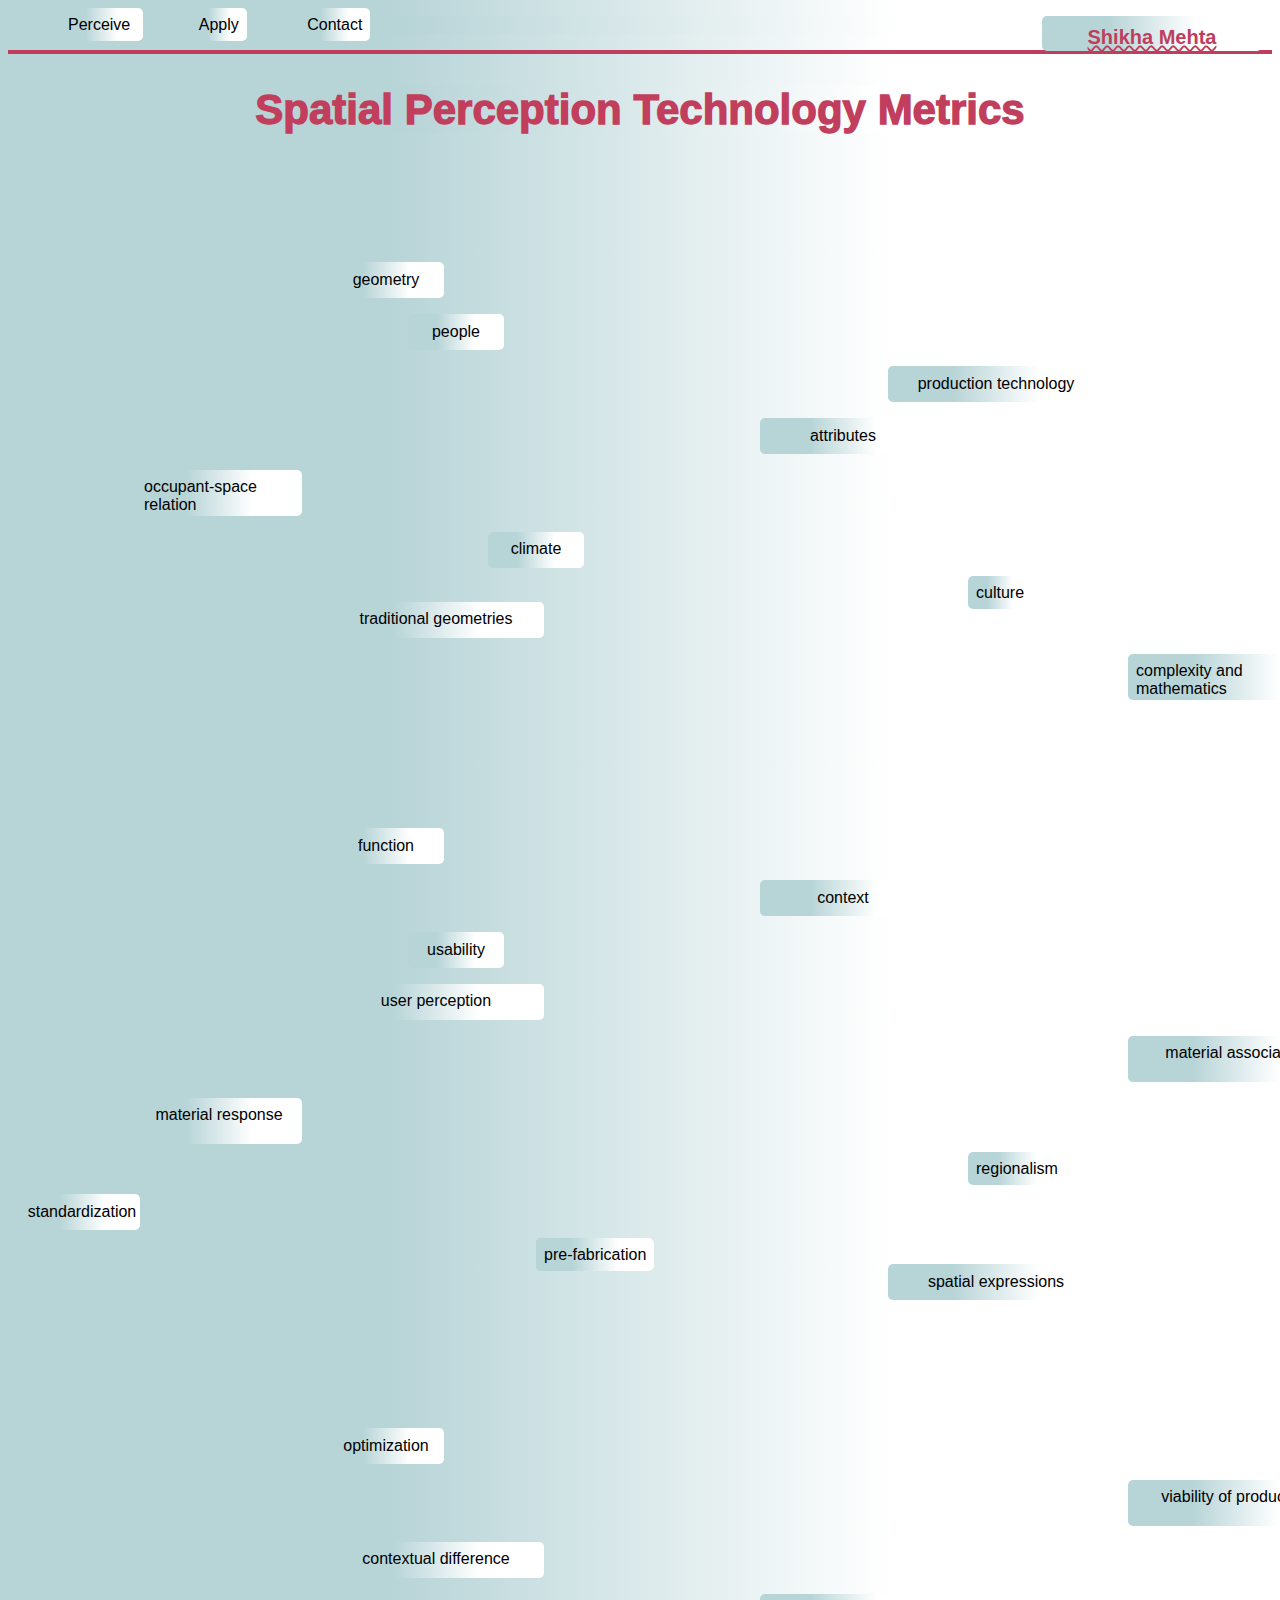
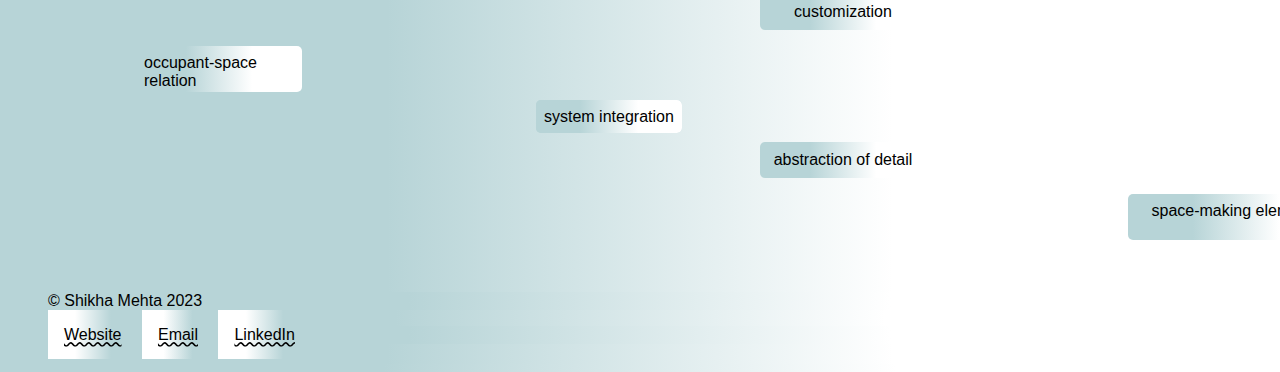
<file: index.html>
<!DOCTYPE html>
<html lang="en">
<head>
    <meta charset="utf-8">
    <title>Landing Page</title>
    <meta name="description" content="Spatial Perception Technology Metrics">
    <meta name="keywords" content="HTML,CSS,webpage">
    <meta name="author" content="Shikha Mehta"> 


        <link rel="stylesheet"
type="text/css" href="indexcss.css">
</head>  
    <body>
   <div class="NavBar">
        <p>             
            <a class="PerceivePage" href="PerceivePage.html">Perceive </a>
            <a class="ApplyPage" href="Apply%20Page.html">Apply</a>
            <a class="ContactPage" href="Contact%20Page.html">Contact</a>
            <a class="ShikhaMehta" href="LandingPage.html">Shikha Mehta</a>
        </p>
        </div>
    <div class="Main"> 
     <h1>Spatial Perception Technology Metrics</h1>
        </div>
           
    <a class="geometry">geometry</a>
    <a class="people">people</a>
    <a class="productiontechnology">production technology</a>
    <a class="spatial attributes">attributes</a>
    <a class="occupantspacerelation">occupant-space relation</a>
    <a class="climate">climate</a>
    <a class="culture">culture</a>
    <a class="traditionalgeometries">traditional geometries</a>
    <a class="complexityandmathematics">complexity and mathematics</a>
    <a class="function">function</a>
    <a class="context">context</a>
    <a class="usability">usability</a>
    <a class="userperception">user perception</a>
    <a class="materialassociation">material association</a>
    <a class="materialresponse">material response</a>
    <a class="regionalism">regionalism</a>
    <a class="standardization">standardization</a>
    <a class="prefabrication">pre-fabrication</a>
    <a class="spatialexpressions">spatial expressions</a>
    <a class="optimization">optimization</a>
    <a class="viability">viability of production</a>
    <a class="contextualdifference">contextual difference</a>
    <a class="customization">customization</a>
    <a class="occupantspacerelation">occupant-space relation</a>
    <a class="systemintegration">system integration</a>
    <a class="abstraction">abstraction of detail</a>
    <a class="spacemakingelement">space-making elements</a>
        
   <footer>
    <div class="footer-content">
        <p>&copy; Shikha Mehta 2023</p>
        <div class="ContactIntro"> 
            <a href="https://shikhamehta.myportfolio.com/" target="_blank" class="portfolio-link">Website</a>
            <a href="mailto:smehta21@pratt.edu" class="email-link">Email</a>
            <a href="https://www.linkedin.com/in/shikha-mehta-uxdesigner" target="_blank" class="linkedin-link">LinkedIn</a>
        </div>
    </div>
</footer>
          </body>
</file>
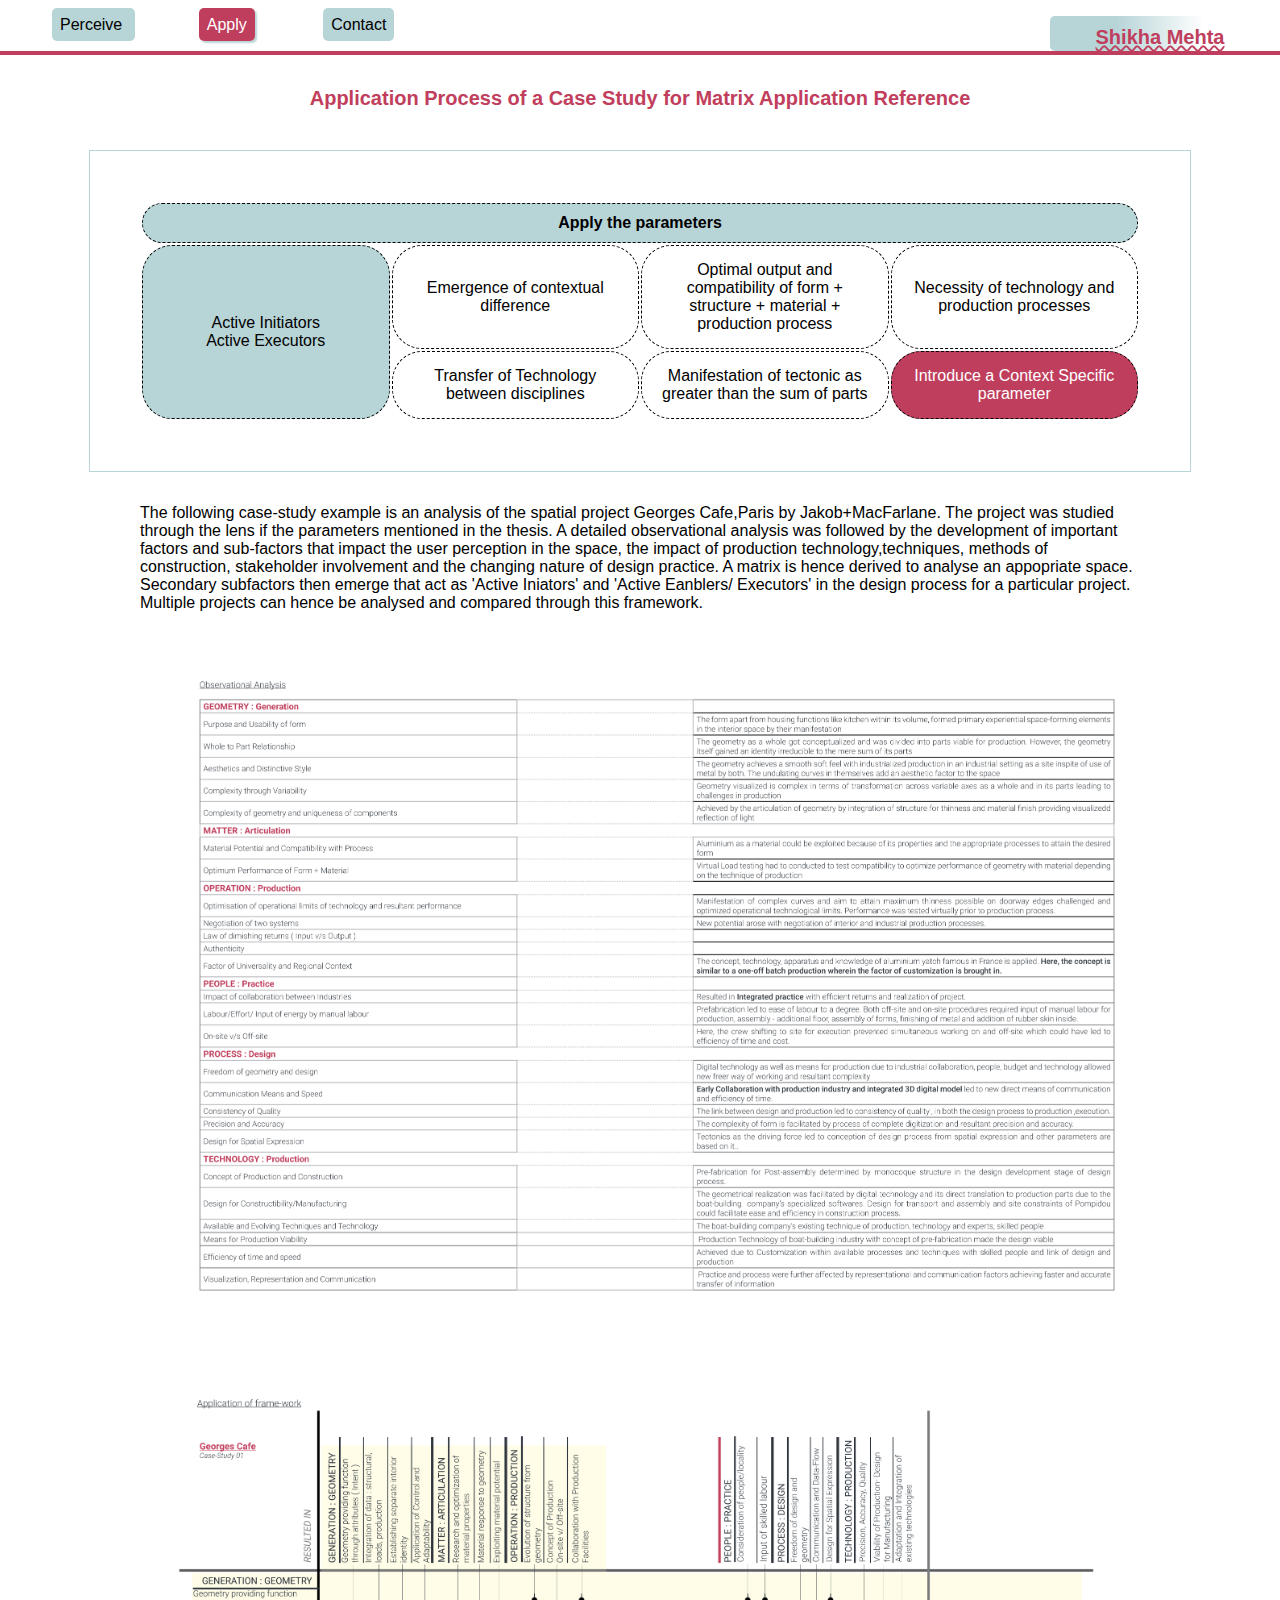
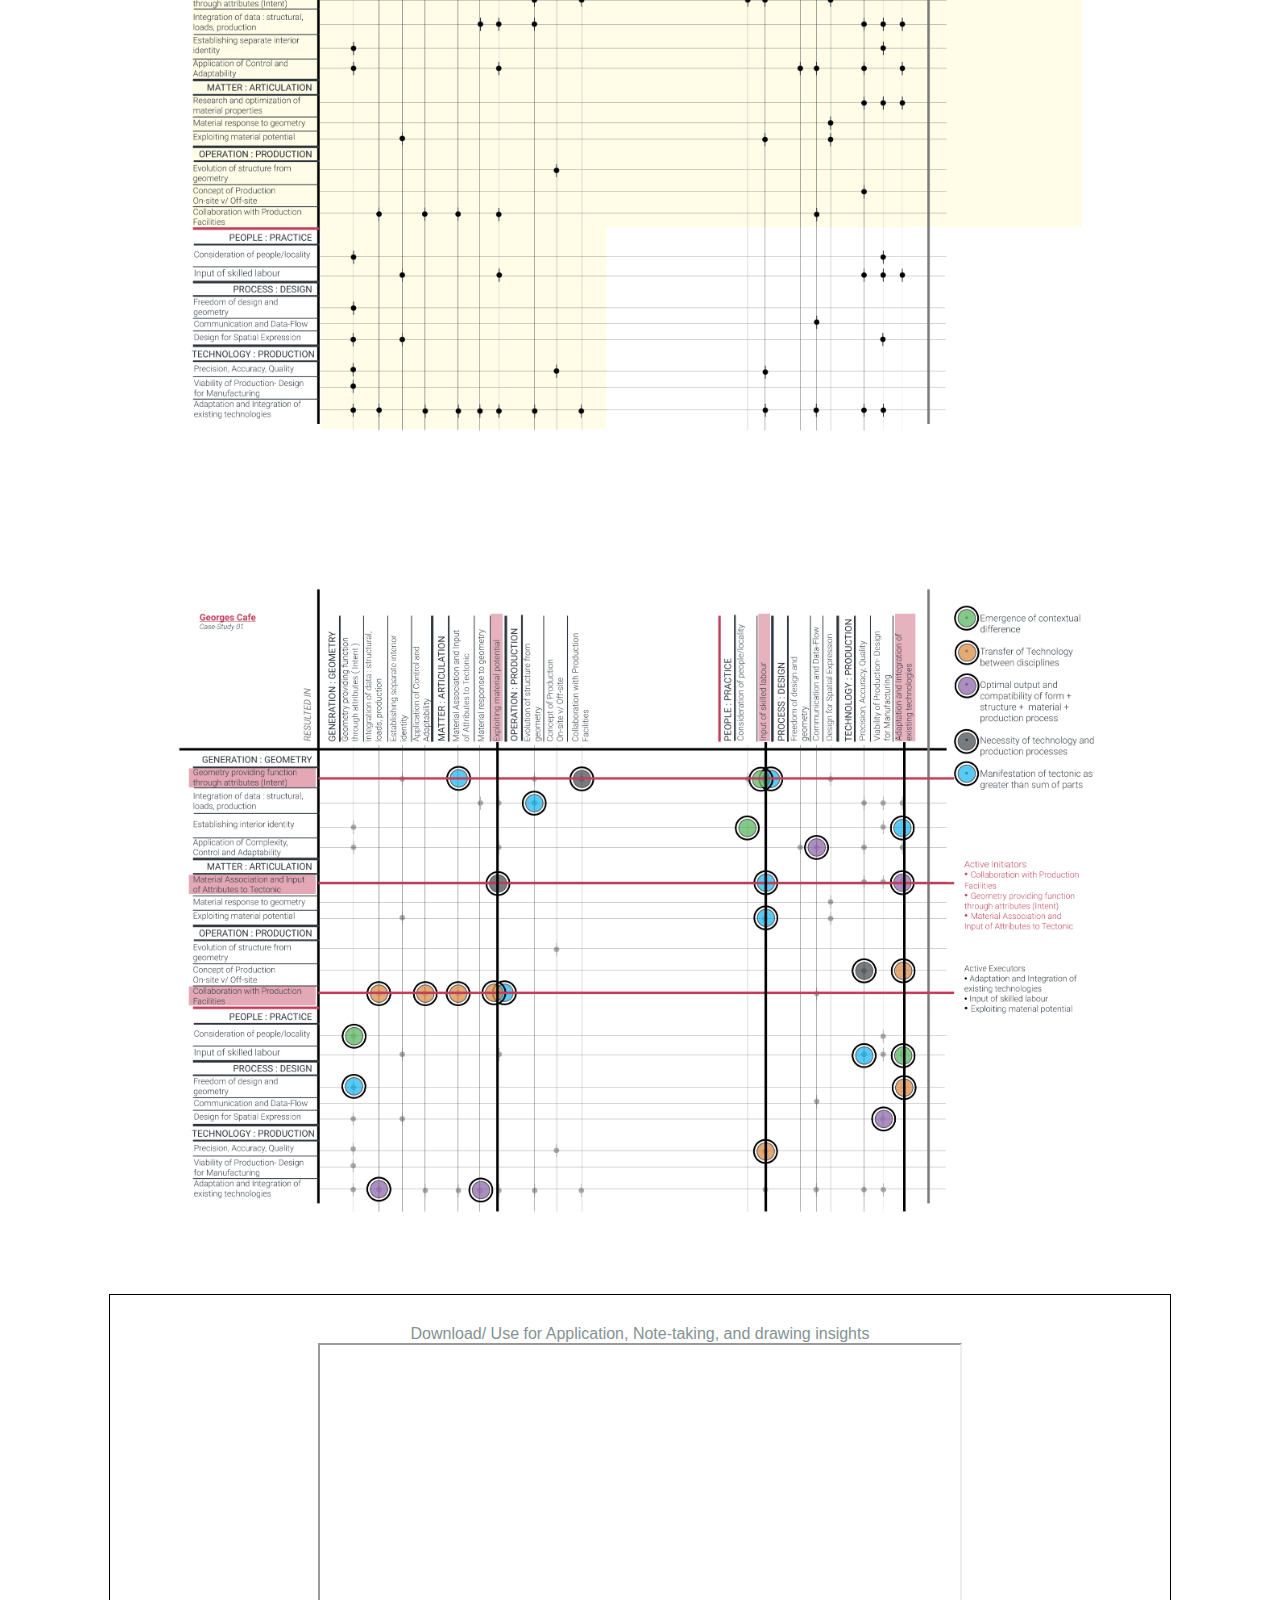
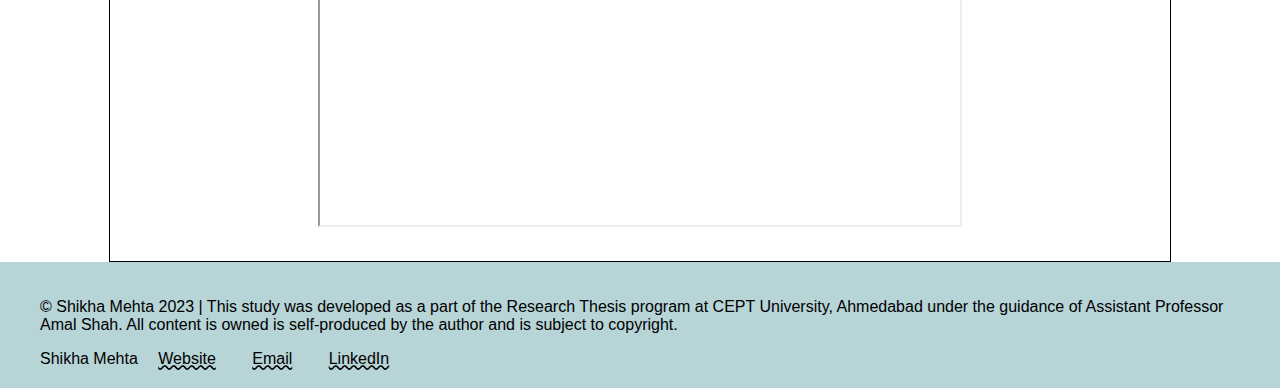
<file: Apply Page.html>
<!DOCTYPE html>
<html lang="en">
<head>
    <meta charset="utf-8">
    <title>Devising a Quantification Framework for User Perception</title>
        <link rel="stylesheet"
type="text/css" href="Apply%20Pagecss.css">
    
</head>  
    <body>
            <div class="NavBar">
        <p>             
            <a class="PerceivePage" href="PerceivePage.html">Perceive </a>
            <a class="ApplyPage" href="Apply%20Page.html">Apply</a>
            <a class="ContactPage" href="Contact%20Page.html">Contact</a>
            <a class="ShikhaMehta" href="index.html">Shikha Mehta</a>
        </p>
        </div>
        <p class="text"> Application Process of a Case Study for Matrix Application Reference</p>
    <div class="applicationtable">
 <table>
    <tr>
        <th class="header" colspan="4">Apply the parameters</th>
    </tr>
    <tr>
        <td class="Imp" rowspan="2" >Active Initiators <br> Active Executors</td>
        <td class="cell">Emergence of contextual difference</td>
        <td class="cell">Optimal output and compatibility of form + structure + material + production process</td>
        <td class="cell">Necessity of technology and production processes</td>
    </tr>
    <tr>
        <td class="cell">Transfer of Technology between disciplines</td>
        <td class="cell">Manifestation of tectonic as greater than the sum of parts</td>
        <td class="cell2">Introduce a Context Specific parameter</td>
    </tr>
</table>
</div>
         <a class="Description"> The following case-study example is an analysis of the spatial project Georges Cafe,Paris by Jakob+MacFarlane. The project was studied through the lens if the parameters mentioned in the thesis. A detailed observational analysis was followed by the development of important factors and sub-factors that impact the user perception in the space, the impact of production technology,techniques, methods of construction, stakeholder involvement and the changing nature of design practice. A matrix is hence derived to analyse an appopriate space. Secondary subfactors then emerge that act as 'Active Iniators' and 'Active Eanblers/ Executors' in the design process for a particular project. Multiple projects can hence be analysed and compared through this framework. </a>
        <div class="ApplyImages">
           
         <img src="TH7.png" alt="Observations" class="Diagram3">
        <img src="TH8.png" alt="Matrix1" class="Diagram4">
            <img src="TH9.png" alt="Matrix2" class="Diagram5"> 
         </div>
        
          <div class="Framework">
            <a class="Applynote">Download/ Use for Application, Note-taking, and drawing insights</a>
<iframe src="https://drive.google.com/file/d/10vO8I5BV-XBlxn_659bBlToAeEk9T7EN/preview" width="640" height="480" allow="autoplay"></iframe></div>
        
<footer>
    <div class="footer-content">
        <p>&copy; Shikha Mehta 2023 | This study was developed as a part of the Research Thesis program at CEPT University, Ahmedabad under the guidance of Assistant Professor Amal Shah. All content is owned is self-produced by the author and is subject to copyright.</p>
        <div class="ContactIntro"> Shikha Mehta
            <a href="https://shikhamehta.myportfolio.com/" target="_blank" class="portfolio-link">Website</a>
            <a href="mailto:smehta21@pratt.edu" class="email-link">Email</a>
            <a href="https://www.linkedin.com/in/shikha-mehta-uxdesigner" target="_blank" class="linkedin-link">LinkedIn</a>
        </div>
    </div>
</footer>
     </body>
</file>
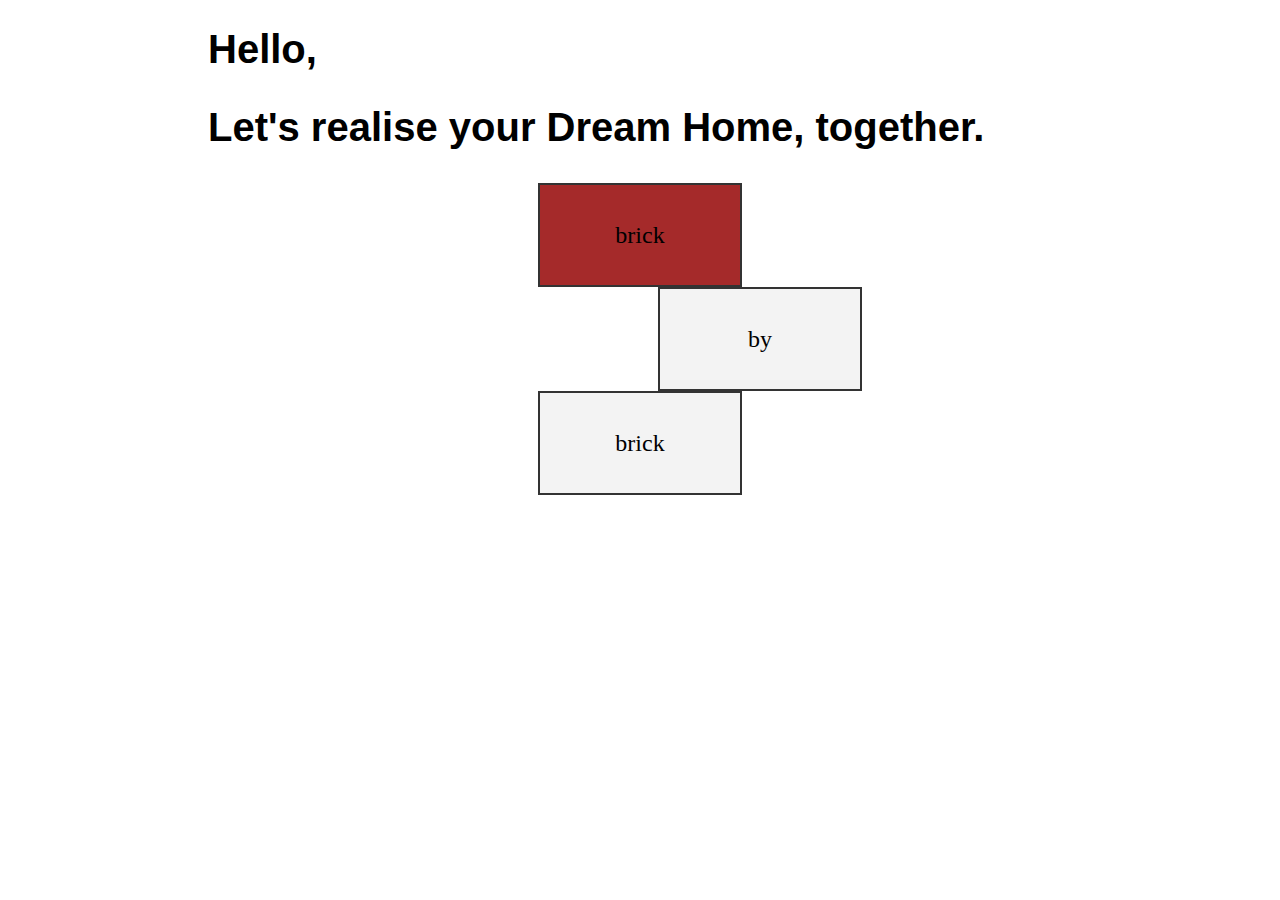
<file: brickbybrick Website.html>
<!DOCTYPE html>
<html lang="en">
<head>
    <meta charset="utf-8">
    <title>Website for a Real Estate Agent Service</title>
        <link rel="stylesheet"
type="text/css" href="brickbybrickcss.css">
        </head>  
    <body>
    <div class="Background"> 
     <div class="topnav"> 
        <h1>Hello, </h1>
        <h2>Let's realise your Dream Home, together. </h2>
        </div>
<div class="Firm Graphic">
    <div class="container">
        <div class="rectangle">brick</div>
        <div class="divider">by</div>
        <div class="rectangle2">brick</div>
    </div>
</div>
</file>
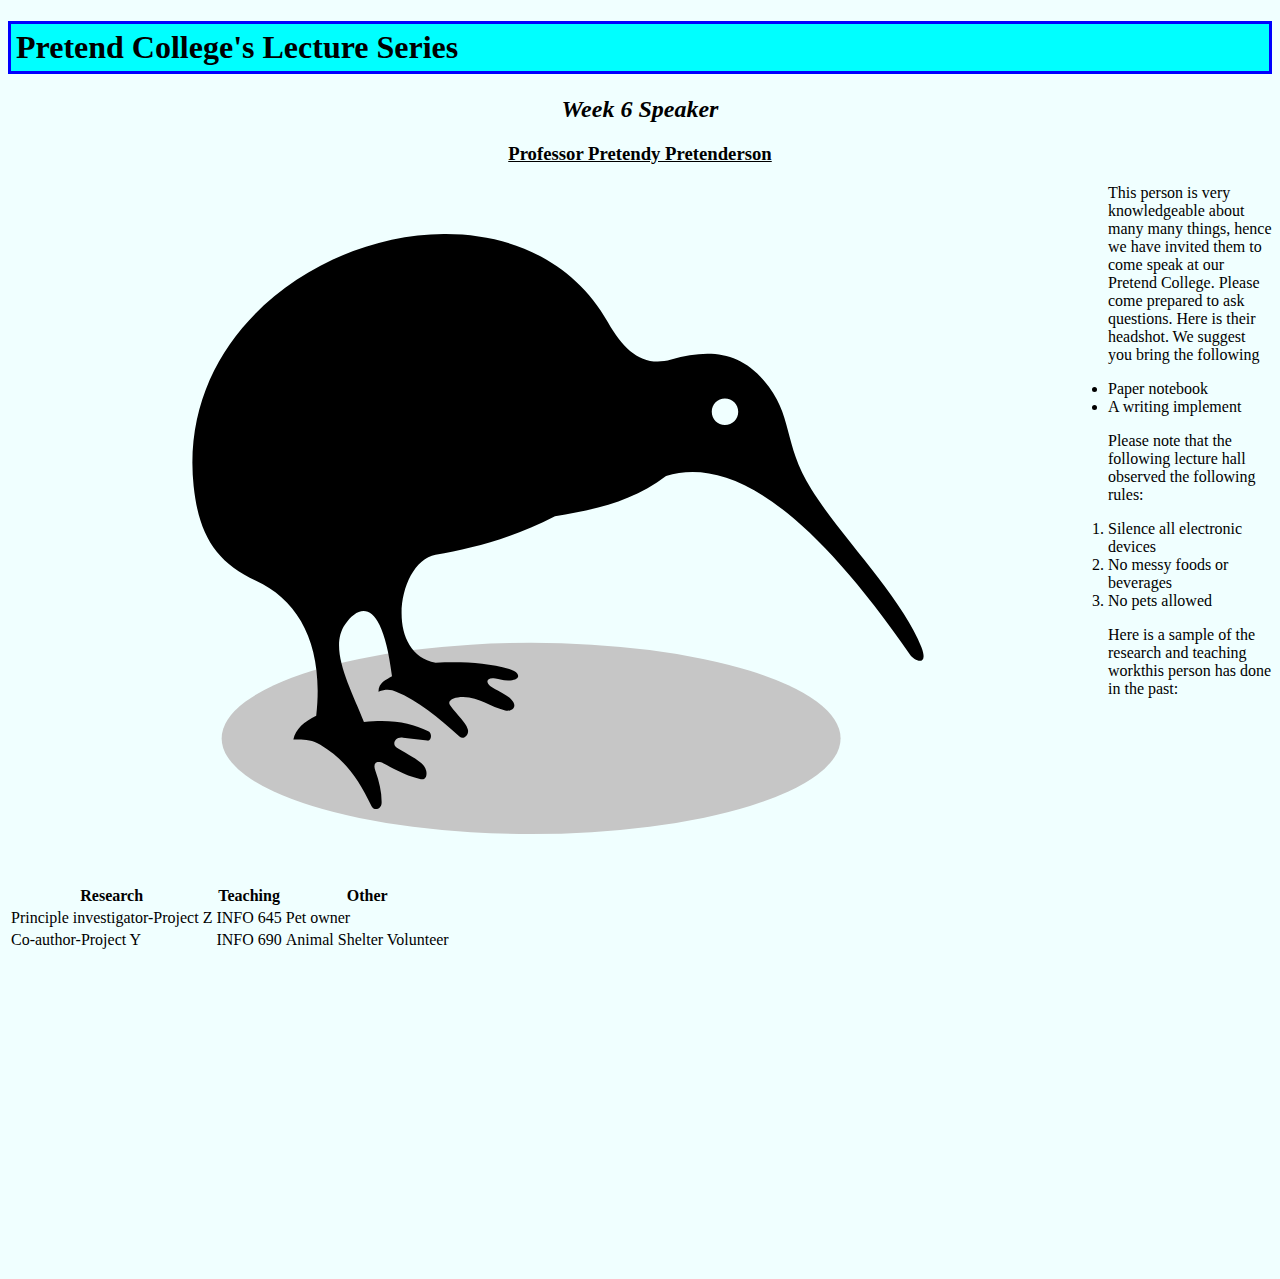
<file: Class Assignment.html>
<!DOCTYPE html>
<html lang="en">
<head>
    <meta charset="utf-8">
    <title>Pretend College's Lecture Series</title>
    <link rel="stylesheet"
type="text/css" href="Trialcss.css">
    </head>  
    <body>
        
     

    
        <h1>Pretend College's Lecture Series</h1>
        <h2>Week 6  Speaker</h2>
        <h3>Professor Pretendy Pretenderson</h3>
         <img src="kiwi.svg" alt="Kiwi">
        
        <div class="LeftNav"> 
            
            This person is  very knowledgeable about many many things, hence we have invited them to come speak at our Pretend College. Please come prepared to ask questions. Here is their headshot.
       
        
    We suggest you  bring the following
        <ul>
        <li>Paper notebook</li>
        <li>A writing implement</li>
        </ul>
        
        </div> 
 
        <div class="RightNav"> 
        Please note that the following lecture hall observed the following rules:
        <ol>
        <li>Silence  all electronic devices</li>
        <li> No messy foods or beverages</li>
        <li>No pets allowed</li>
        </ol>
       
        </div>
  
    <p> Here is a sample of the research and teaching workthis person has done in the past:</p>
    <table>
        <tr>
    <th> Research</th>
    <th>Teaching</th>
    <th>Other</th>
            </tr>
    <tr>
        <td>Principle investigator-Project Z</td>
        <td>INFO 645</td>
        <td> Pet owner</td>
        </tr>
    <tr>
        <td>Co-author-Project Y</td>
        <td>INFO 690</td>
        <td>Animal Shelter Volunteer</td>
        </tr>
    </table>
    <iframe width="560" height="315" src="https://www.youtube.com/embed/CMdHDHEuOUE" frameborder="0" allowfullscreen></iframe>
        
    </body>

</html>
</file>
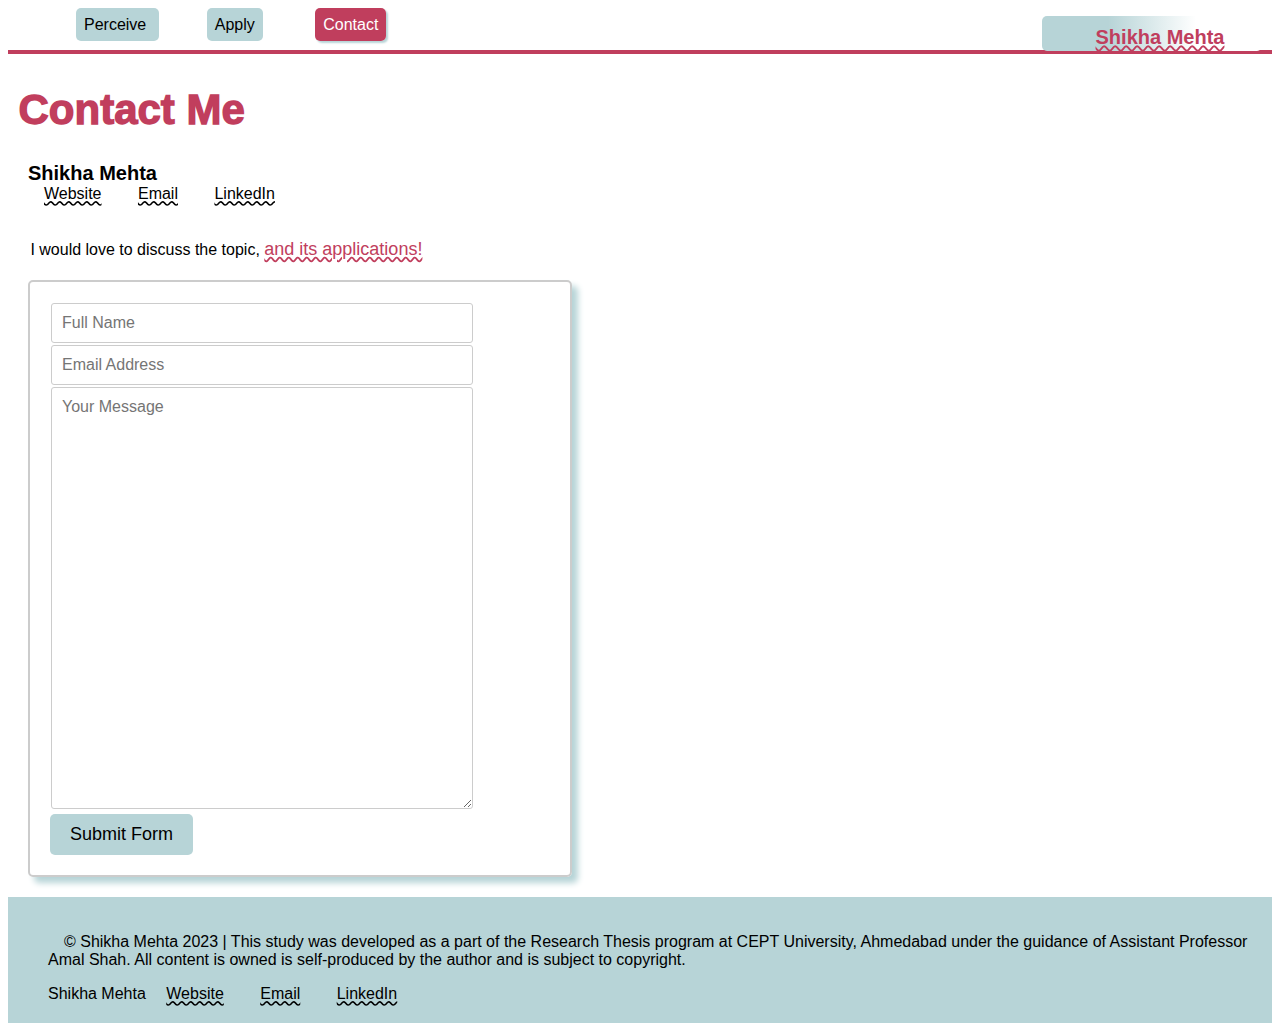
<file: Contact Page.html>
<!DOCTYPE html>
<html lang="en">
<head>
    <meta charset="utf-8">
    <title>Devising a Quantification Framework for User Perception</title>
        <link rel="stylesheet"
type="text/css" href="Contact%20Pagecss.css">
    
</head>  
    <body>
            <div class="NavBar">
        <p>             
            <a class="PerceivePage" href="PerceivePage.html">Perceive </a>
            <a class="ApplyPage" href="Apply%20Page.html">Apply</a>
            <a class="ContactPage" href="Contact%20Page.html">Contact</a>
            <a class="ShikhaMehta" href="index.html">Shikha Mehta</a>
        </p>
        </div>
        
      
 <h1>Contact Me</h1>
            
                <div class="ContactIntro"> 
                <a class="Name">Shikha Mehta</a><br>
<a href="https://shikhamehta.myportfolio.com/" target="_blank" class="portfolio-link">Website</a>
<a href="mailto:smehta21@pratt.edu" class="email-link">Email</a>
<a href="https://www.linkedin.com/in/shikha-mehta-uxdesigner" target="_blank" class="linkedin-link">LinkedIn</a><br>
        </div>
                    
                <div class="ContactForm">
                
   <br><br>
                    <a class="Note">I would love to discuss the topic, <span class="edit3">and its applications!</span></a>
                    
 <!-- The code reference from this website - https://formsubmit.co/ is used here for  form  submission-->  
     <form target="_blank" action="https://formsubmit.co/smehta21@pratt.edu" method="POST">
<div class="form-group">
      <div class="form-row">
        <div class="col">
          <input type="text" name="name" class="form-control" placeholder="Full Name" required>
        </div>
        <div class="col">
          <input type="email" name="email" class="form-control" placeholder="Email Address" required>
        </div>
      </div>
    </div>
    <div class="form-group">
      <textarea placeholder="Your Message" class="form-control" name="message" rows="10" required></textarea>
    </div>
    <button type="submit" class="btn btn-lg btn-dark btn-block">Submit Form</button>
  </form>
</div>
 <footer>
    <div class="footer-content">
        <p>&copy; Shikha Mehta 2023 | This study was developed as a part of the Research Thesis program at CEPT University, Ahmedabad under the guidance of Assistant Professor Amal Shah. All content is owned is self-produced by the author and is subject to copyright.</p>
        <div class="ContactIntro"> Shikha Mehta
            <a href="https://shikhamehta.myportfolio.com/" target="_blank" class="portfolio-link">Website</a>
            <a href="mailto:smehta21@pratt.edu" class="email-link">Email</a>
            <a href="https://www.linkedin.com/in/shikha-mehta-uxdesigner" target="_blank" class="linkedin-link">LinkedIn</a>
        </div>
    </div>
</footer>
     </body>
</file>
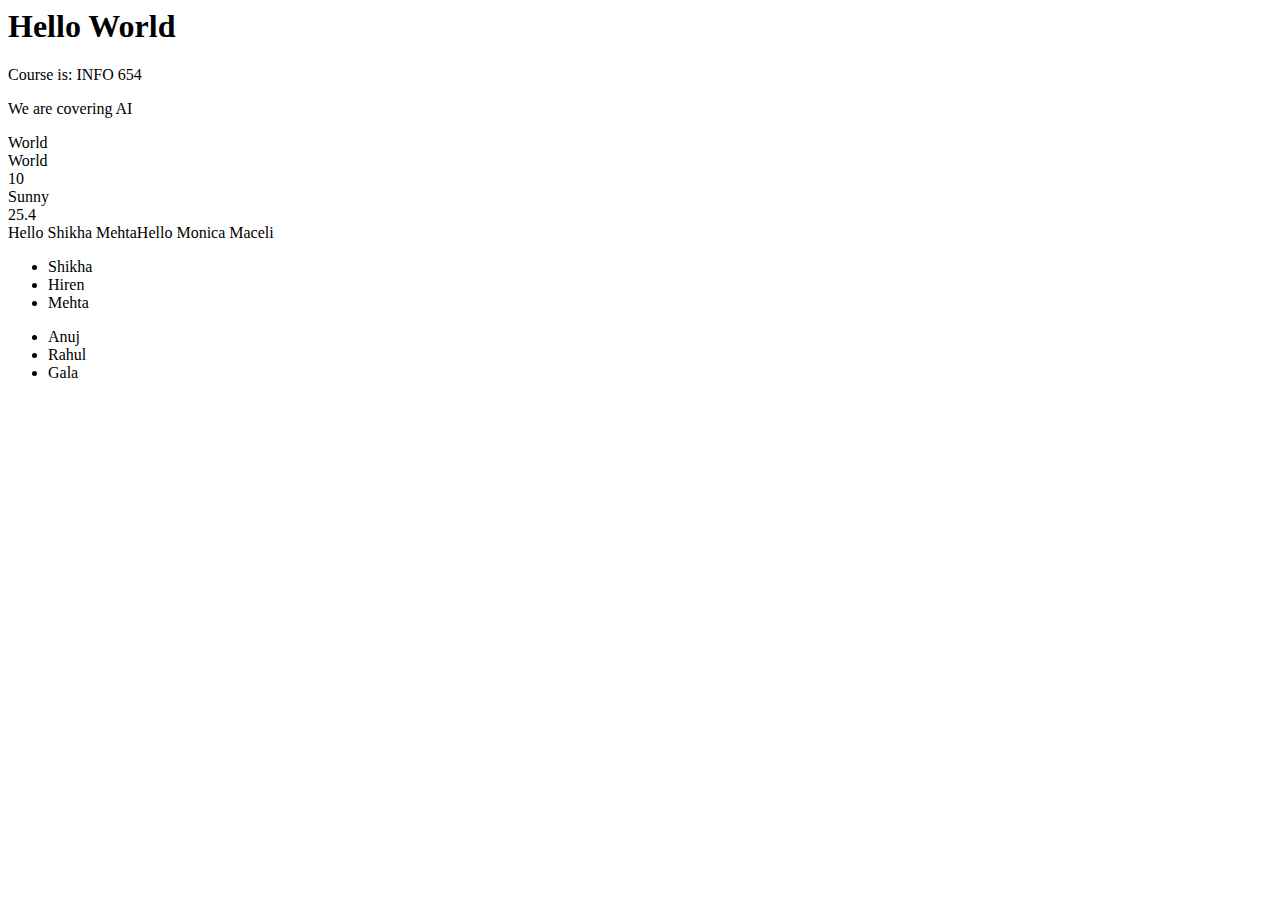
<file: jsqexample.html>
<body>
    <h1 id="greeting">Hello World</h1>
    
    <script>
        var topic = "AI";
        let date = "11/1/23";
        const course = "INFO 654";
        document.write("Course is: " + course);
        
        if (topic == "AI") {
            document.write("<p>We are covering AI</p>");
        } else {
            document.write("<p>Topic is TBD</p>");
        }
          let myfirstarray = ["Hello", "World", 10,"Sunny", 25.40];
       
        document.write(myfirstarray[1]);
        
        for (let i = 1; i < 5; ++i) {
            document.write("<div>"+myfirstarray[i]+"</div>");
        }
        function showgreeting(fname, lname) {
        document.write("Hello " + fname + " " + lname);
    }

    showgreeting("Shikha", "Mehta");
    showgreeting("Monica", "Maceli");
        

    let mynamearray = ["Shikha", "Hiren", "Mehta"];

    document.write("<ul>");
    for (let i = 0; i < mynamearray.length; i++) {
        document.write("<li>" + mynamearray[i] + "</li>");
    }
    document.write("</ul>");

    function showname(fname, mname, lname) {
        document.write("<ul>");
        document.write("<li>" + fname + "</li>");
        document.write("<li>" + mname + "</li>");
        document.write("<li>" + lname + "</li>");
        document.write("</ul>");
    }

    // Call the showname function with specific names
    showname("Anuj", "Rahul", "Gala");


        
        
    </script>
</body>
</file>
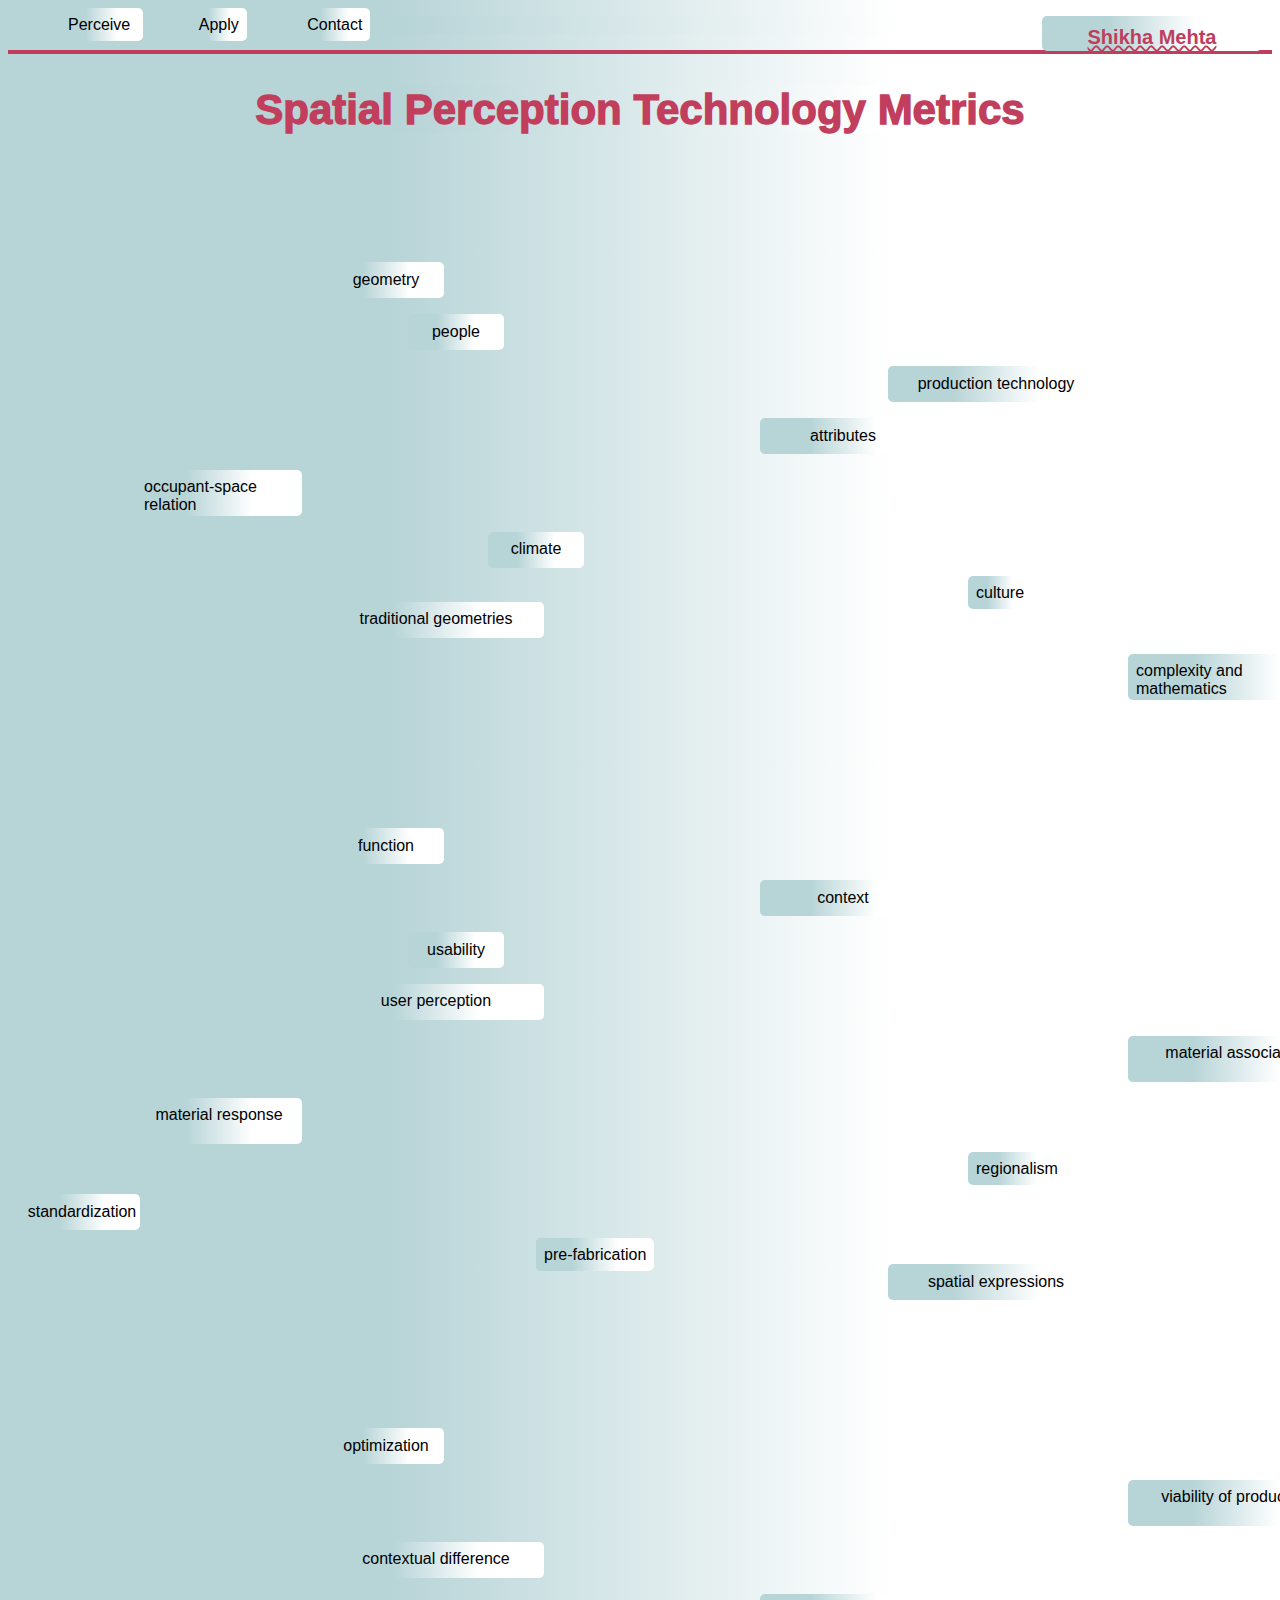
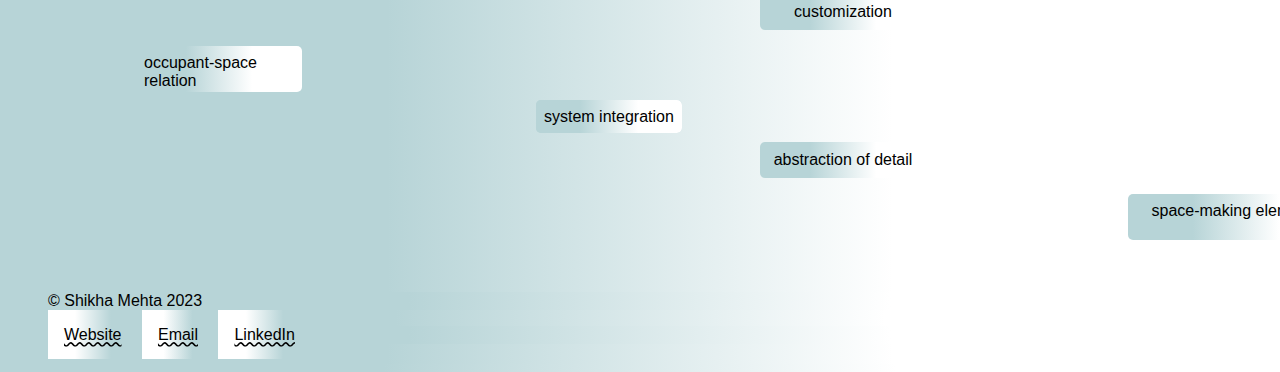
<file: LandingPage.html>
<!DOCTYPE html>
<html lang="en">
<head>
    <meta charset="utf-8">
    <title>Landing Page</title>
    <meta name="description" content="First Landing Page">
    <meta name="keywords" content="HTML,CSS,webpage">
    <meta name="author" content="Shikha Mehta"> 


        <link rel="stylesheet"
type="text/css" href="LandingPagecss.css">
</head>  
    <body>
   <div class="NavBar">
        <p>             
            <a class="PerceivePage" href="Web%20Basics%20Website_Shikha%20Mehta.html">Perceive </a>
            <a class="ApplyPage" href="Apply%20Page.html">Apply</a>
            <a class="ContactPage" href="Contact%20Page.html">Contact</a>
            <a class="ShikhaMehta" href="LandingPage.html">Shikha Mehta</a>
        </p>
        </div>
    <div class="Main"> 
     <h1>Spatial Perception Technology Metrics</h1>
        </div>
        
    
        
    <a class="geometry">geometry</a>
    <a class="people">people</a>
    <a class="productiontechnology">production technology</a>
    <a class="spatial attributes">attributes</a>
    <a class="occupantspacerelation">occupant-space relation</a>
    <a class="climate">climate</a>
    <a class="culture">culture</a>
    <a class="traditionalgeometries">traditional geometries</a>
    <a class="complexityandmathematics">complexity and mathematics</a>
    <a class="function">function</a>
    <a class="context">context</a>
    <a class="usability">usability</a>
    <a class="userperception">user perception</a>
    <a class="materialassociation">material association</a>
    <a class="materialresponse">material response</a>
    <a class="regionalism">regionalism</a>
    <a class="standardization">standardization</a>
    <a class="prefabrication">pre-fabrication</a>
    <a class="spatialexpressions">spatial expressions</a>
    <a class="optimization">optimization</a>
    <a class="viability">viability of production</a>
    <a class="contextualdifference">contextual difference</a>
    <a class="customization">customization</a>
    <a class="occupantspacerelation">occupant-space relation</a>
    <a class="systemintegration">system integration</a>
    <a class="abstraction">abstraction of detail</a>
    <a class="spacemakingelement">space-making elements</a>
        
   <footer>
    <div class="footer-content">
        <p>&copy; Shikha Mehta 2023</p>
        <div class="ContactIntro"> 
            <a href="https://shikhamehta.myportfolio.com/" target="_blank" class="portfolio-link">Website</a>
            <a href="mailto:smehta21@pratt.edu" class="email-link">Email</a>
            <a href="https://www.linkedin.com/in/shikha-mehta-uxdesigner" target="_blank" class="linkedin-link">LinkedIn</a>
        </div>
    </div>
</footer>
          </body>
</file>
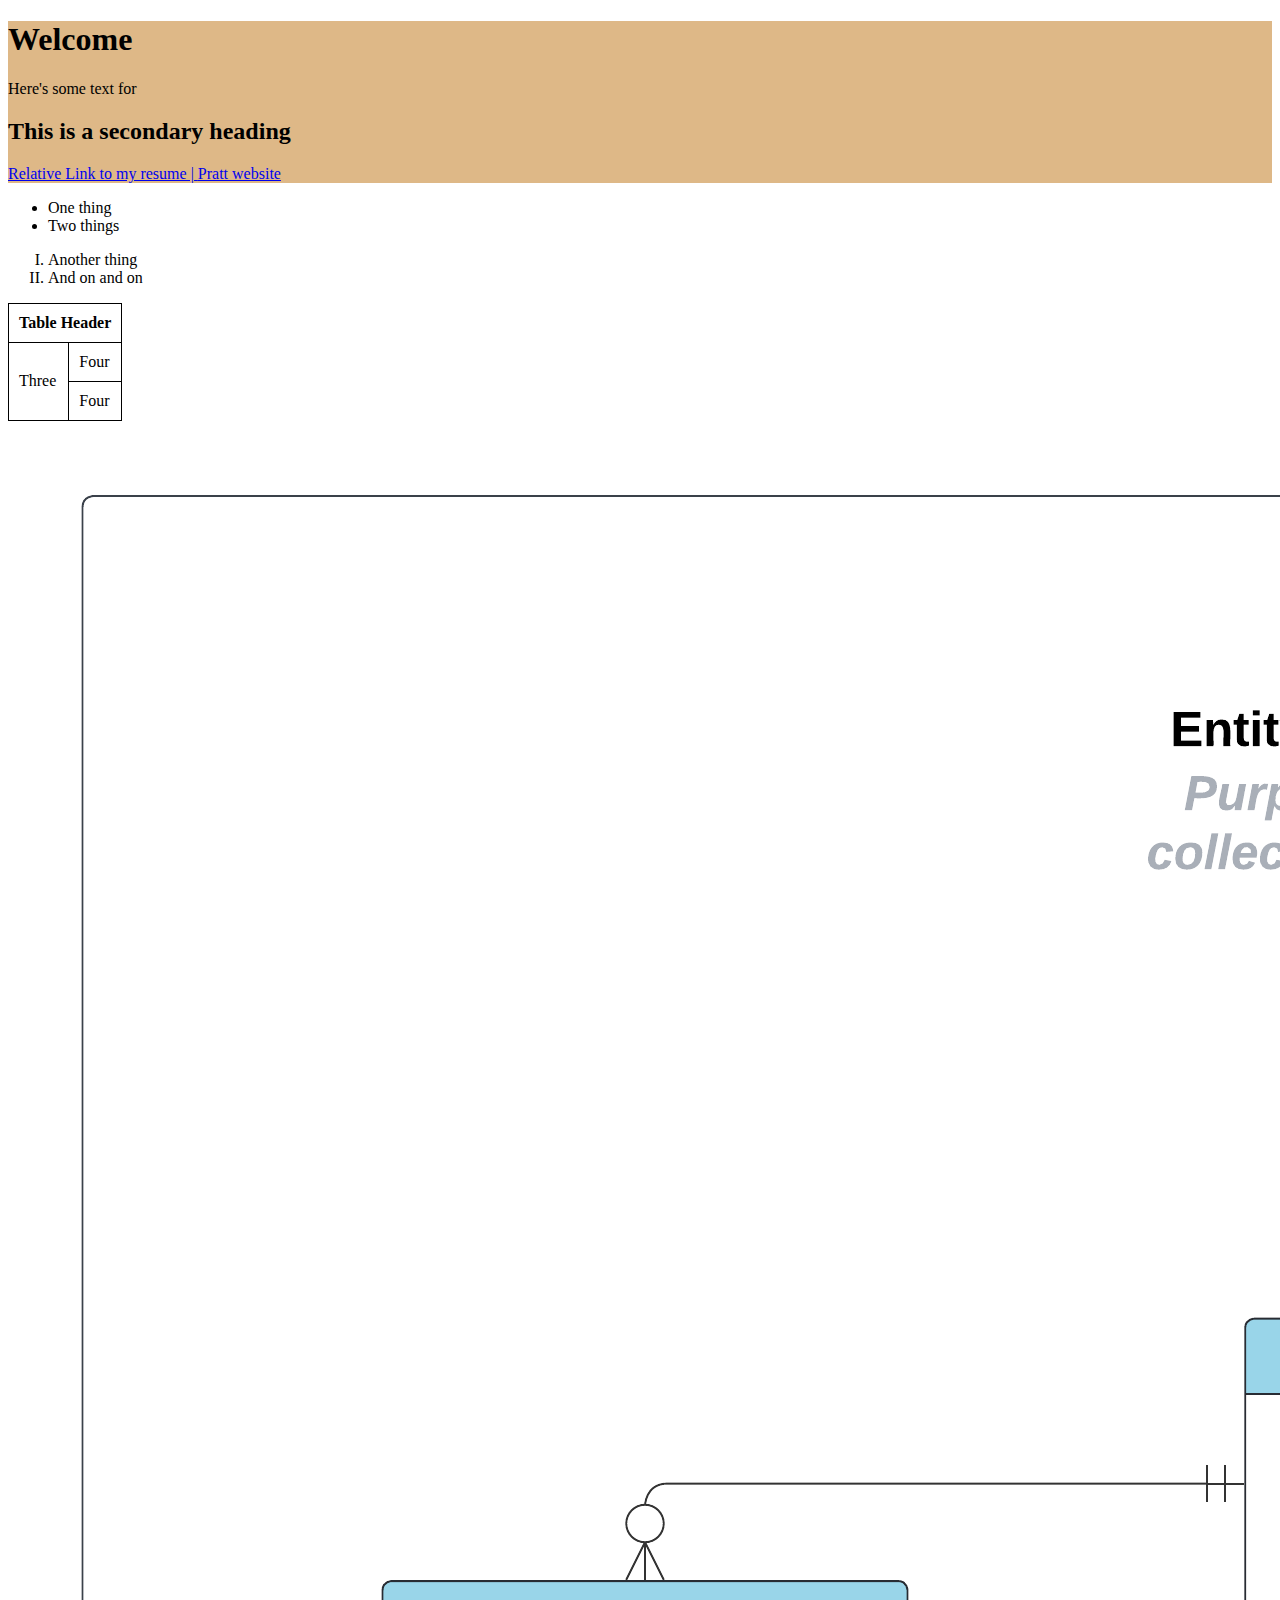
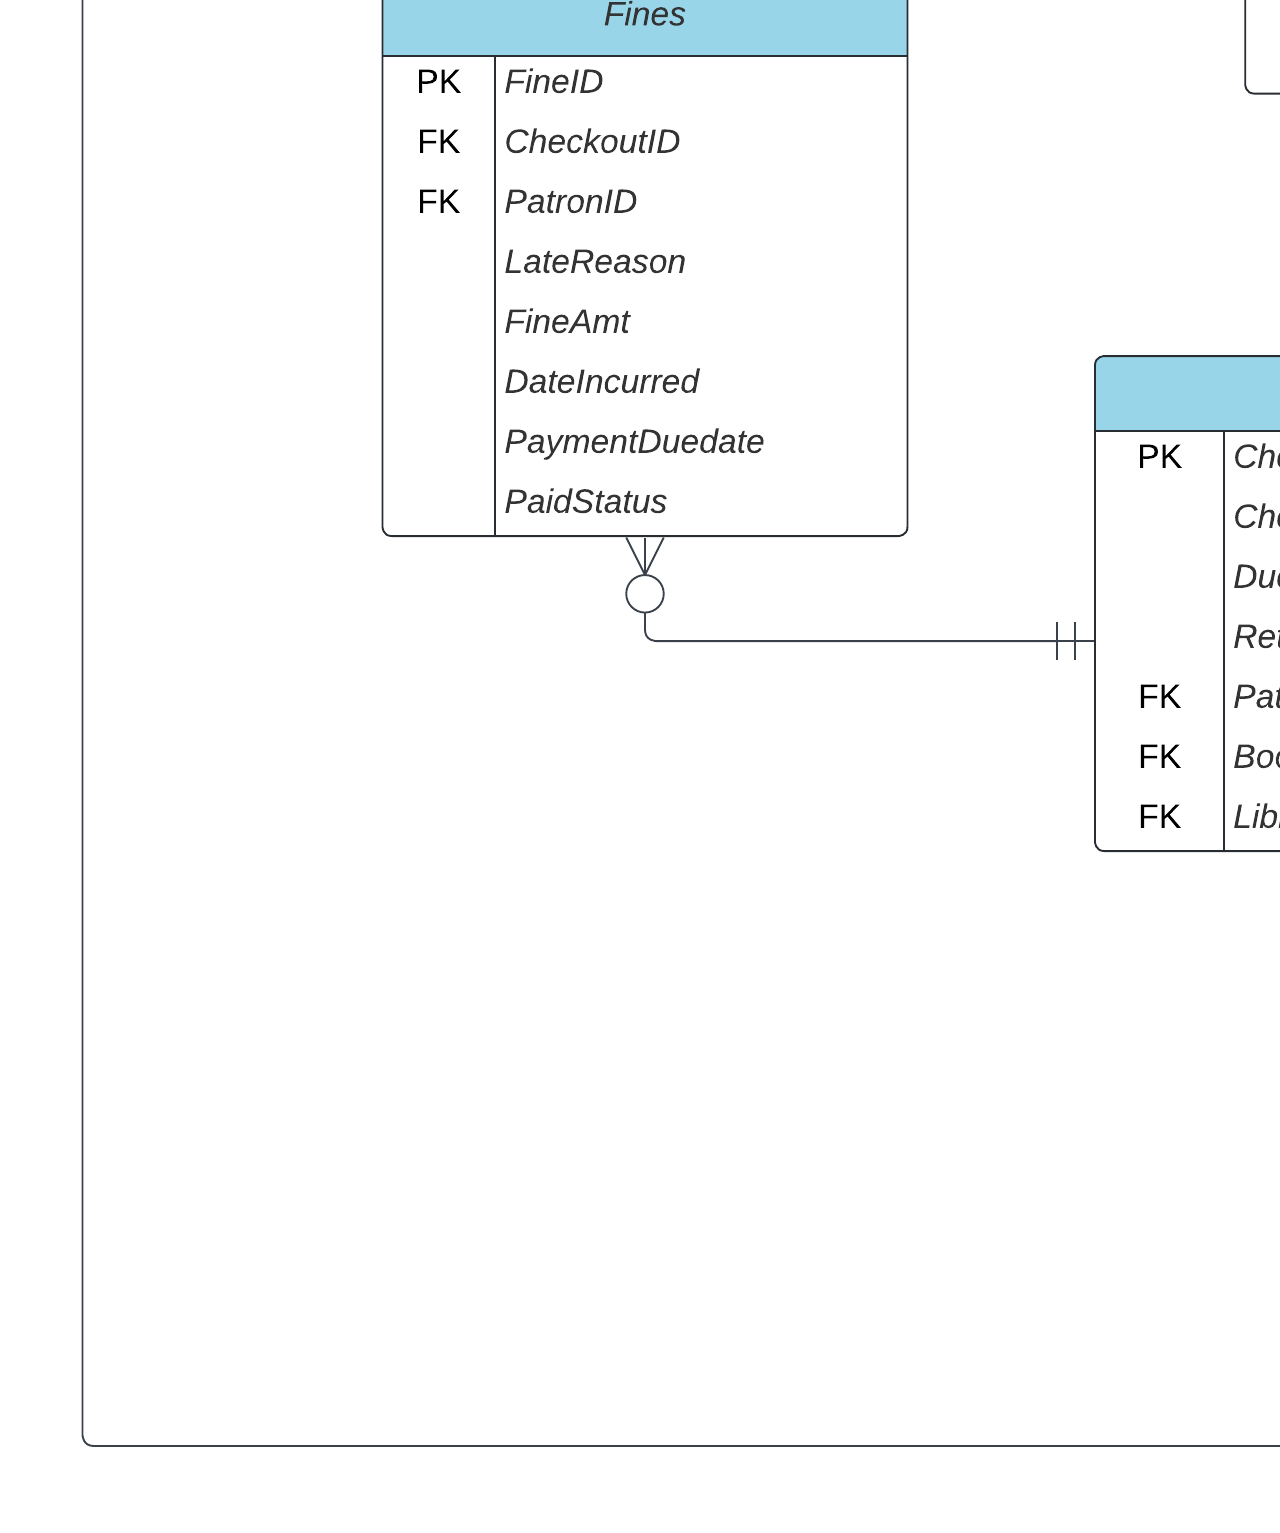
<file: myfirstsite.html>
<!DOCTYPE html>
<html lang="en">
<head>
    <meta charset="utf-8">
    <title>My new page</title>
    <style>
        table, th, td {
            border :  1px solid black;
            border:1px solid black;
            border-radius:50px;
            padding: 10px;
            border-collapse :collapse;
        }
        
        
        h1:hover {
         color: #ffb3bf;
         background-color:#b47e8d;
         font-style : italic;
         font family:  serif;
         font  size: 10em;
        font weight:bold;
        text-align:center;
        text-indent: 50px;
        }
        .topnav {
            background-color : burlywood;
        }
    </style>
    </head>  
    <body>
    <div class="topnav"> 
        <h1>Welcome</h1>
        <p> Here's some text for </p>
        <h2> This is a secondary heading</h2>
        <p> 
            <a href="myresume.html">Relative Link to  my resume | </a>
            <a href="https://www.pratt.edu/">Pratt website</a>   
        </p>
    </div>
        <!--some lists -->
        <ul>
            <li>One thing</li>
            <li>Two things</li>
        </ul>
        <ol type="I">
            <li>Another thing</li>
            <li> And on and on</li>
        </ol>
        <!--a table -->
        <table>
            <tr>
                <th colspan="3">Table Header</th>
        </tr>
            <tr>
            <td rowspan="2"> Three</td>
            <td>Four</td>
            </tr>
                    <tr>
            <td>Four</td>
            </tr>
        </table>
        
        <img src="Blank%20diagram.png" alt="Diagram">
    </body>

</html>
</file>
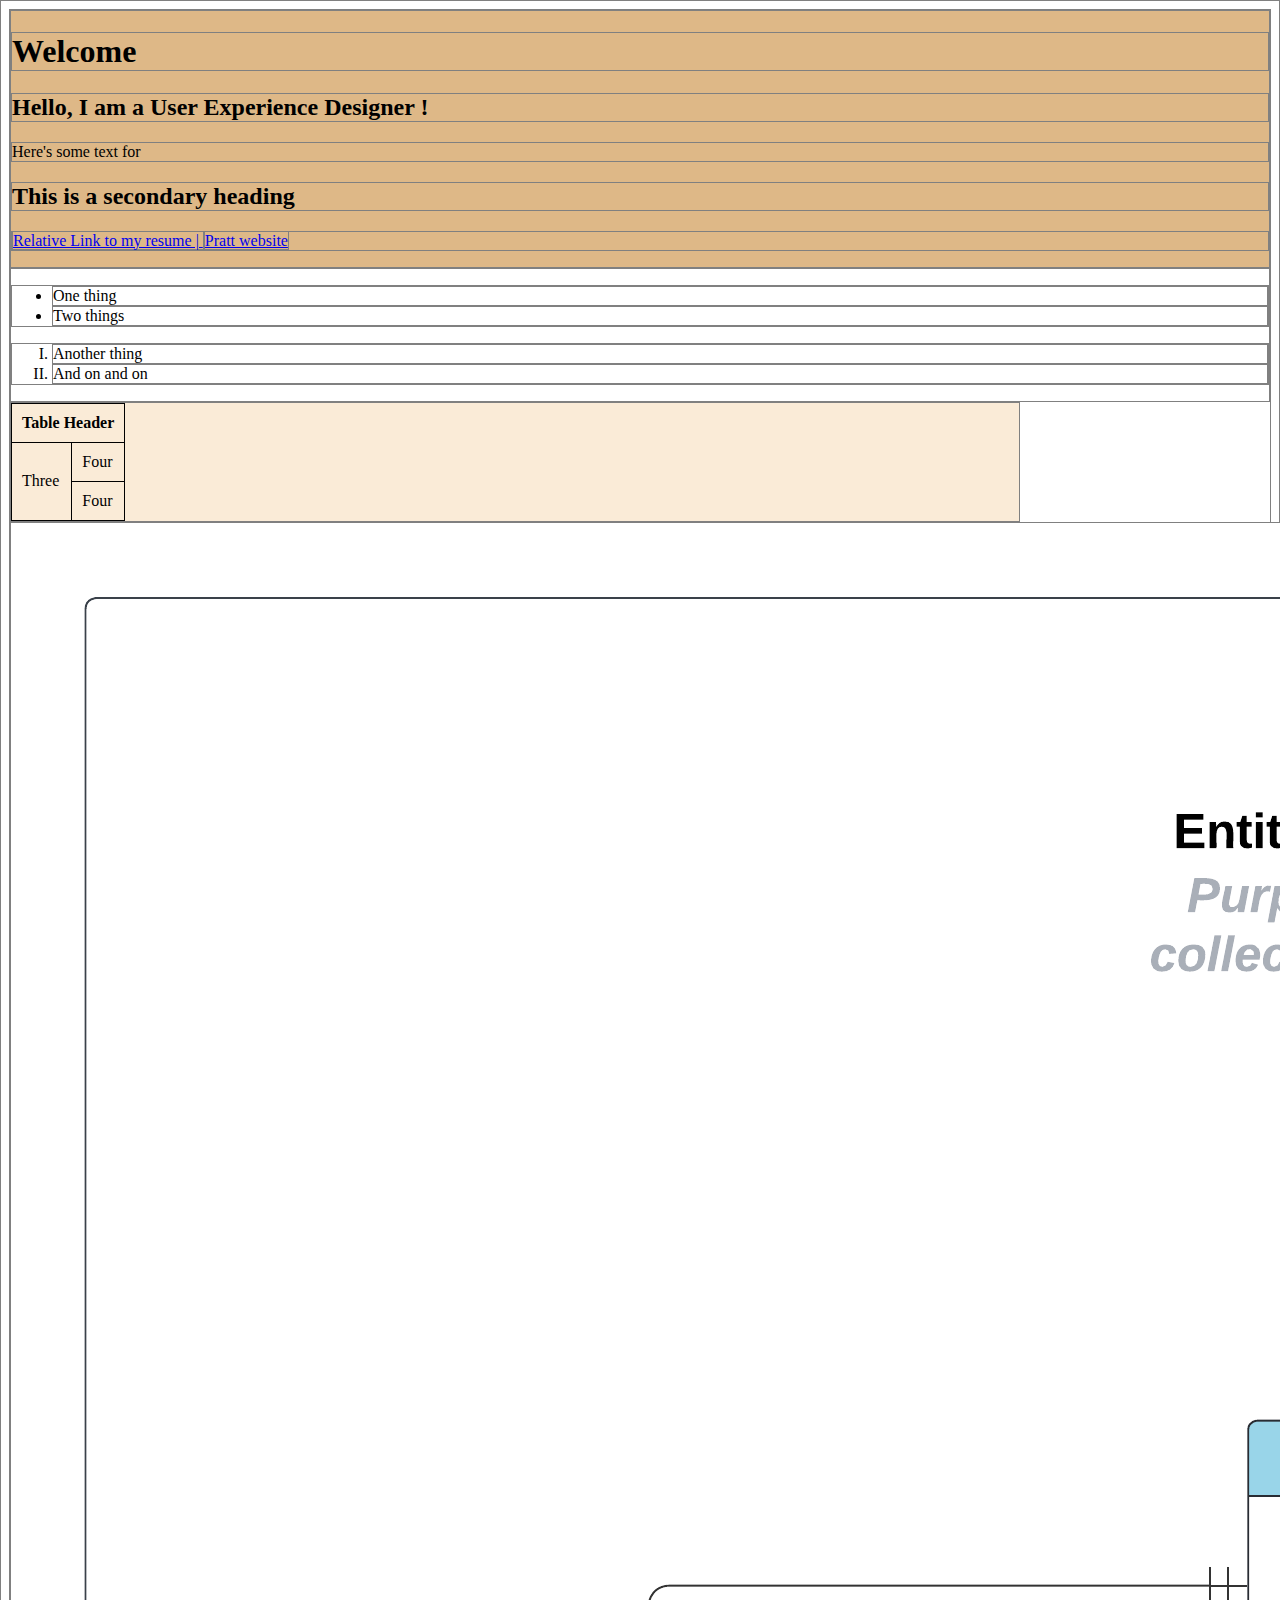
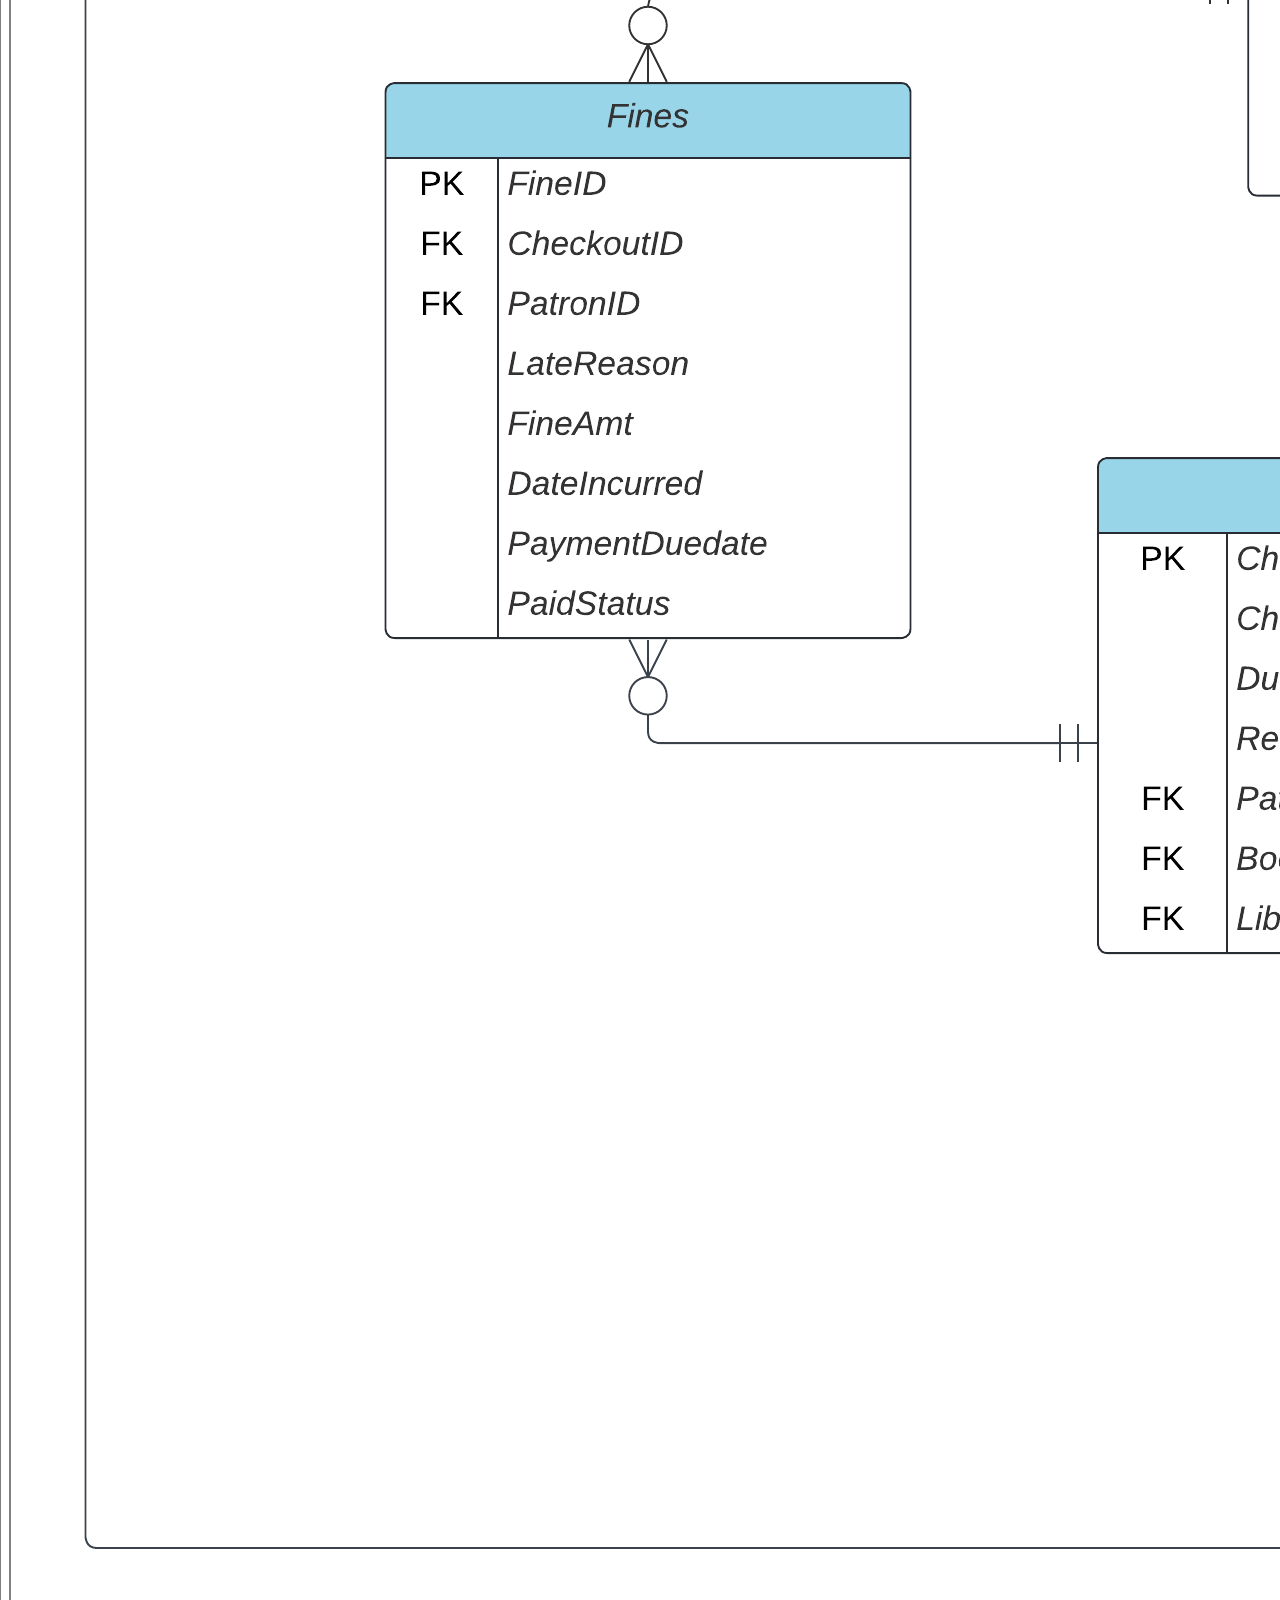
<file: myfirstsite2.html>
<!DOCTYPE html>
<html lang="en">
<head>
    <meta charset="utf-8">
    <title>My new page</title>
<link rel="stylesheet"
type="text/css" href="mycss.css">
    </head>  
    <body>
    <div class="topnav"> 
        <h1>Welcome</h1>
        <h2> Hello, I am a User Experience Designer ! </h2>
        <p> Here's some text for </p>
        <h2> This is a secondary heading</h2>
        <p> 
            <a href="myresume.html">Relative Link to  my resume | </a>
            <a href="https://www.pratt.edu/">Pratt website</a>   
        </p>
    </div>
        <div>
        <!--some lists -->
        <ul>
            <li>One thing</li>
            <li>Two things</li>
        </ul>
        <ol type="I">
            <li>Another thing</li>
            <li> And on and on</li>
        </ol>
        </div>
        
        <!--a table -->
        
<div id ="tabledata"> 
 
        <table>
            <tr>
                <th colspan="3">Table Header</th>
        </tr>
            <tr>
            <td rowspan="2"> Three</td>
            <td>Four</td>
            </tr>
                    <tr>
            <td>Four</td>
            </tr>
        </table>
        </div>
        <img src="Blank%20diagram.png" alt="Diagram">
    </body>

</html>
</file>
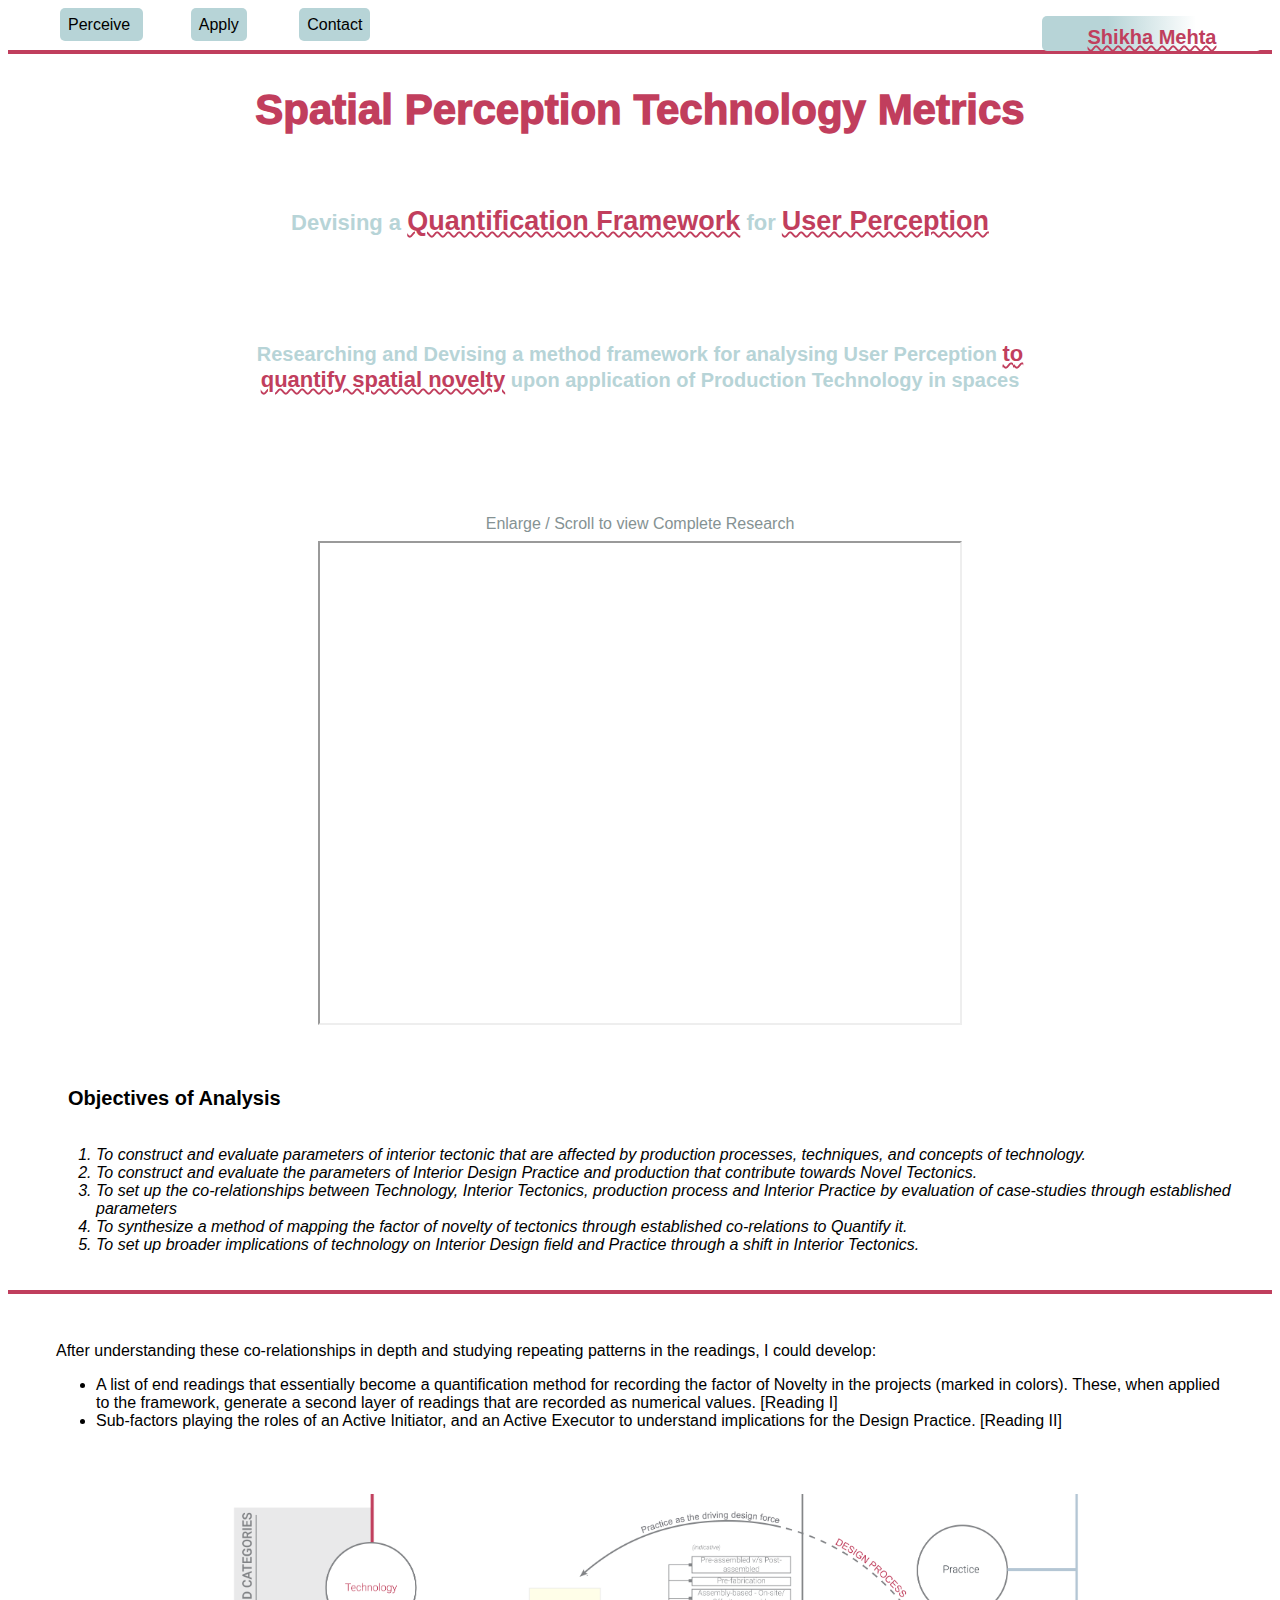
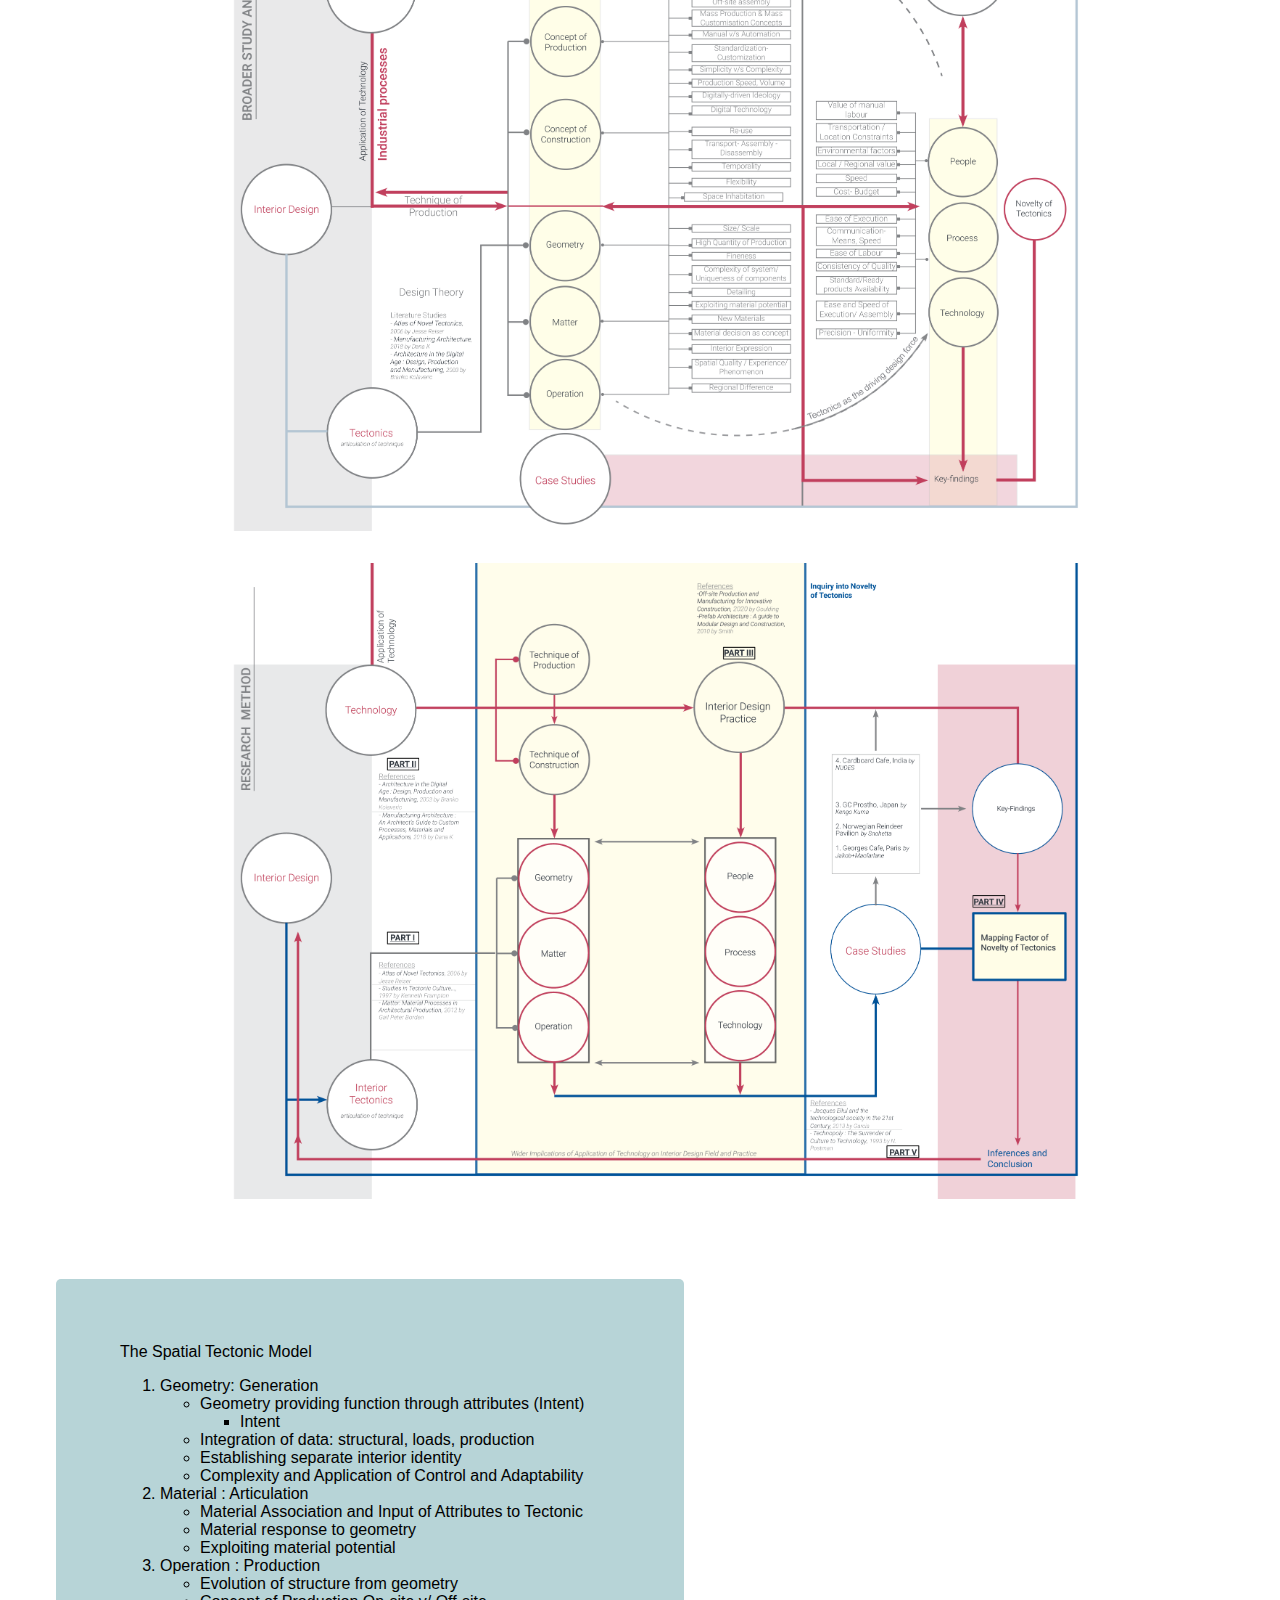
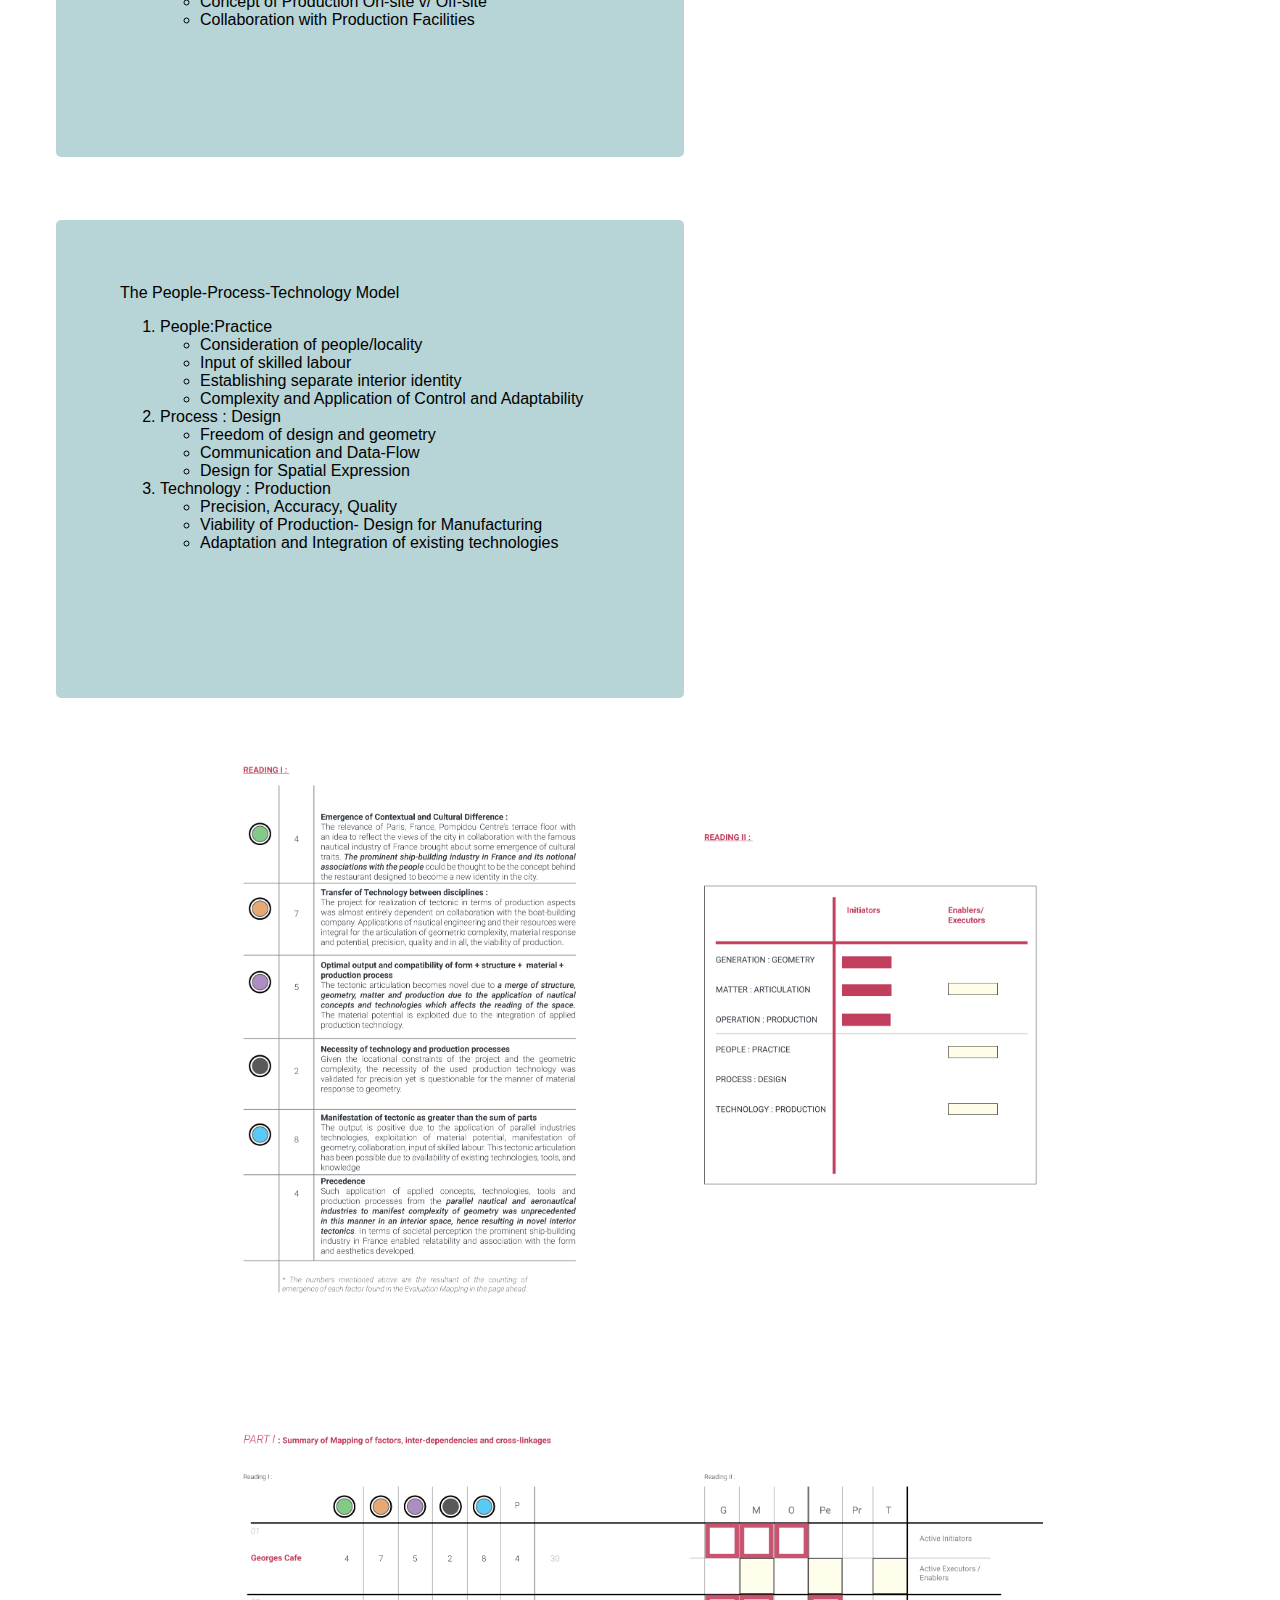
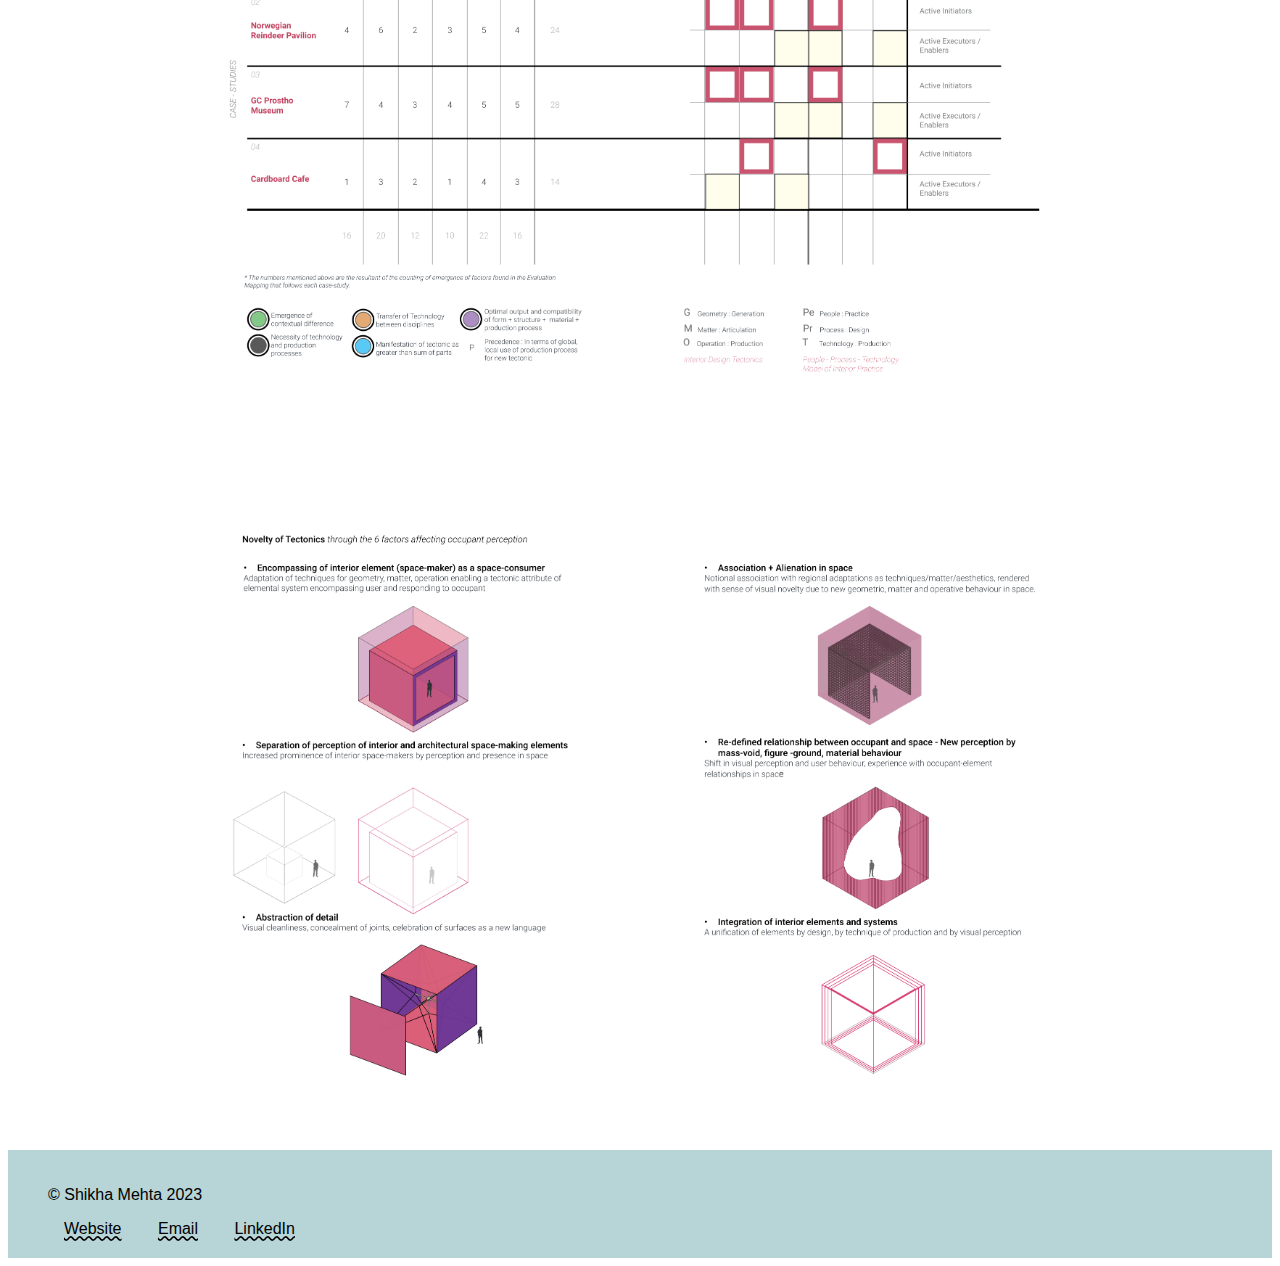
<file: Web Basics Website_Shikha Mehta.html>
<!DOCTYPE html>
<html lang="en">
<head>
    <meta charset="utf-8">
    <title>Devising a Quantification Framework for User Perception Spatial Perception Technology Metrics</title>
        <link rel="stylesheet"
type="text/css" href="Web%20Basics%20Website%20css2.css">
    
        </head>  
    <body>
    <div class="NavBar">
        <p>             
            <a class="PerceivePage" href="Web%20Basics%20Website_Shikha%20Mehta.html">Perceive </a>
            <a class="ApplyPage" href="Apply%20Page.html">Apply</a>
            <a class="ContactPage" href="Contact%20Page.html">Contact</a>
            <a class="ShikhaMehta" href="LandingPage.html">Shikha Mehta</a>
        </p>
        </div>
    
     <div class="Main"> 
        <h1>Spatial Perception Technology Metrics</h1>
        <h2>Devising a <span class="edit">Quantification Framework</span> for <span class="edit">User Perception</span></h2>
         <h3>Researching and Devising a method framework for analysing User Perception <span class="edit2">to quantify spatial novelty</span> upon application of Production Technology in spaces</h3>
        </div>
        
   
        
        <div class="ThesisPDF">
            <a class="Enlarge">Enlarge / Scroll to view Complete Research</a>
<iframe src="https://drive.google.com/file/d/16i_OTtfku08k5g3ck34YSk0vrP-Certo/preview" width="640" height="480" allow="autoplay" id="myIframe" class="ThesisPDFLink"></iframe>

        </div>
        

     <a class="Objectives"> Objectives of Analysis</a>
        
               <div class="Information">
                  
        <ol type="1">
            <li>To construct and evaluate parameters of interior tectonic that are affected by production processes, techniques, and concepts of technology. </li>
            <li> To construct and evaluate the parameters of Interior Design Practice and production that contribute towards Novel Tectonics.</li>
            <li> To set up the co-relationships between Technology, Interior Tectonics, production process and Interior Practice by evaluation of case-studies through established parameters</li>
            <li> To synthesize a method of mapping the factor of novelty of tectonics through established co-relations to Quantify it.</li>
            <li> To set up broader implications of technology on Interior Design field and Practice through a shift in Interior Tectonics.</li>
             </ol>
            </div>
                <!--some lists -->
        <div class="Patterns">
         After understanding these co-relationships in depth and studying repeating patterns in the readings, I could develop:
        <ul>
            <li>A list of end readings that essentially become a quantification method for recording the factor of Novelty in the projects (marked in colors). These, when applied to the framework, generate a second layer of readings that are recorded as numerical values. [Reading I]</li>
            <li>Sub-factors playing the roles of an Active Initiator, and an Active Executor to understand implications for the Design Practice. [Reading II]</li>
        </ul>
         </div>
       

        <div class="ResearchImages">
         <img src="TH1.png" alt="Broader Study and Categories" class="Diagram1">
        <img src="TH02.png" alt="Research Methodology" class="Diagram2">  
         </div>
        
         <div class="Unorderedlist">
             The Spatial Tectonic Model
           <ol type="1">
    <li>Geometry: Generation
        <ul>
            <li>Geometry providing function through attributes (Intent)
                <ul>
                    <li>Intent</li>
                </ul>
            </li>
            <li>Integration of data: structural, loads, production</li>
            <li>Establishing separate interior identity</li>
            <li>Complexity and Application of Control and Adaptability</li>
        </ul>
    </li>

    <li>Material : Articulation
        <ul>
            <li>Material Association and Input of Attributes to Tectonic</li>
            <li>Material response to geometry</li>
            <li>Exploiting material potential</li>
        </ul>
    </li>
         <li>Operation : Production
        <ul>
            <li>Evolution of structure from 
geometry</li>
            <li>Concept of Production
On-site v/ Off-site</li>
            <li>Collaboration with Production 
Facilities</li>
        </ul>
    </li>
</ol>
             </div>
    
         <div class="Unorderedlist2">
                The People-Process-Technology Model
           <ol type="1">
    <li>People:Practice
        <ul>
            <li>Consideration of people/locality </li>
            <li>Input of skilled labour</li>
            <li>Establishing separate interior identity</li>
            <li>Complexity and Application of Control and Adaptability</li>
        </ul>
    </li>

    <li>Process : Design
        <ul>
            <li>Freedom of design and 
geometry</li>
            <li>Communication and Data-Flow</li>
            <li>Design for Spatial Expression</li>
        </ul>
    </li>
         <li>Technology : Production
        <ul>
            <li>Precision, Accuracy, Quality</li>
            <li>Viability of Production- Design 
for Manufacturing</li>
            <li>Adaptation and Integration of 
existing technologies</li>
        </ul>
    </li>
</ol>
             </div>
        
    <br>
               <div class="ResearchImages2">
         <img src="TH10.png" alt="Quantification1" class="Image1">
        <img src="TH18.png" alt="Quantification2" class="Image2"> 
        <img src="TH20.png" alt="Quantification3" class="Image3"> 
         </div>
<footer>
    <div class="footer-content">
        <p>&copy; Shikha Mehta 2023</p>
        <div class="ContactIntro"> 
            <a href="https://shikhamehta.myportfolio.com/" target="_blank" class="portfolio-link">Website</a>
            <a href="mailto:smehta21@pratt.edu" class="email-link">Email</a>
            <a href="https://www.linkedin.com/in/shikha-mehta-uxdesigner" target="_blank" class="linkedin-link">LinkedIn</a>
        </div>
    </div>
</footer>
          </body>
</file>
<file: indexcss.css>
* {font-family: sans-serif;
 background-image: linear-gradient(to right, #B7D4D7 30%, #ffffff 70%);
     }

.NavBar {margin-bottom: 2em;
border-bottom: 4px solid #c03e5d;}

.Main {
    margin:2em;
}
.PerceivePage {
    background-color: #B7D4D7;
    text-decoration: none;
    margin: 2em;
    padding: .5em;
    color:#000000;
    border-radius: 5px;
}
.PerceivePage:hover, 
.ApplyPage:hover,
.ContactPage:hover,
.ShikhaMehta:hover {
    background-color: #c03e5d;
    font-weight:bold;
    color:#c03e5d;
    box-shadow: 2px 2px 2px #c03e5d;
    
}
.ApplyPage {
    background-color: #B7D4D7;
    text-decoration: none;
    margin: 1em;
    padding: .5em;
    color:#000000;
    border-radius: 5px;
}
.ContactPage {
    background-color: #B7D4D7;
    text-decoration: none;
    margin: 2em;
    padding: .5em;
    color:#000000;
    border-radius: 5px;
}

.ShikhaMehta {
    padding: .5em;
    font-weight: bold;
    text-decoration:underline wavy;
    color:#c03e5d;
    font-size: 20px;
    text-align: right;
    float: right;
    margin-right: 10px;
    border-radius: 5px;
    display: flex;
    justify-content: center;
    width: 200px;
    height: 15px;
    background-image: linear-gradient(to right, #B7D4D7 30%, #ffffff 70%);
}

h1 {
    color:#C13E5D;
    text-align: center;
    font-size:42px;
    font-weight:1000;
}
.geometry,
.function,
.standardization,
.optimization{
    padding: .5em;
    color:#000000;
    border-radius: 5px;
    display: flex;
    justify-content: center;
    align-items: center;
    background-image: linear-gradient(to right, #B7D4D7 30%, #ffffff 70%);
    width: 100px;
    height: 20px;
    margin-left: 20em;
    margin-bottom: 1em;
    margin-top: 8em;
}
.people,
.usability{
    color:#000000;
    border-radius: 5px;
    display: flex;
    justify-content: center;
    align-items: center;
    background-image: linear-gradient(to right, #B7D4D7 30%, #ffffff 70%);
    margin-left: 25em;
    width: 80px;
    height: 20px;
    padding: .5em;
    margin-bottom: 1em;
}

.productiontechnology,
.spatialexpressions,
.occupant-spacerelation{
    padding: .5em;
    color:#000000;
    border-radius: 5px;
    display: flex;
    justify-content: center;
    align-items: center;
    background-image: linear-gradient(to right, #B7D4D7 30%, #ffffff 70%);
    margin-left: 55em;
    width: 200px;
    height: 20px;
    margin-bottom: 1em;
}
.attributes,
.context,
.customization,
.abstraction {
    padding: .5em;
    color:#000000;
    border-radius: 5px;
    display: flex;
    justify-content: center;
    align-items: center;
    background-image: linear-gradient(to right, #B7D4D7 30%, #ffffff 70%);
    margin-left: 47em;
    width: 150px;
    height: 20px;
    margin-bottom: 1em;
    margin-top: 1em;
}

.occupantspacerelation,
.materialresponse {
    padding: .5em;
    color:#000000;
    border-radius: 5px;
    display: flex;
    justify-content: center;
    background-image: linear-gradient(to right, #B7D4D7 30%, #ffffff 70%);
    margin-left: 8em;
    width: 150px;
    height: 30px;
    margin-bottom: 1em;
}
.climate {
    padding: .5em;
    color:#000000;
    border-radius: 5px;
    display: flex;
    justify-content: center;
    background-image: linear-gradient(to right, #B7D4D7 30%, #ffffff 70%);
    margin-left: 30em;
    width: 80px;
    height: 20px;
    margin-bottom: 1em;
}
.culture,
.regionalism{
    padding: .5em;
    color:#000000;
    border-radius: 5px;
    justify-content: center;
    background-image: linear-gradient(to right, #B7D4D7 30%, #ffffff 70%);
    margin-left: 60em;
    width: 100px;
    height: 20px;
    margin-bottom: 1em;
}
.traditionalgeometries,
.userperception,
.contextualdifference{
    padding: .5em;
    color:#000000;
    border-radius: 5px;
    justify-content: center;
    background-image: linear-gradient(to right, #B7D4D7 30%, #ffffff 70%);
    margin-left: 30em;
    margin-left: 20em;
    width: 200px;
    height: 20px;
    display: flex;
    margin-bottom: 1em;
}
.complexityandmathematics,
.materialassociation,
.viability,
.spacemakingelement {
    padding: .5em;
    color:#000000;
    border-radius: 5px;
    justify-content: center;
    background-image: linear-gradient(to right, #B7D4D7 30%, #ffffff 70%);
    margin-left: 70em;
    width: 200px;
    height: 30px;
    display: flex;
    margin-bottom: 1em;
}
.standardization {
    background-color: #B7D4D7;
    margin: 1em;
    padding: .5em;
    color:#000000;
    border-radius: 5px;
    margin-bottom: 1em;
}
.prefabrication,
.systemintegration {
    background-color: #B7D4D7;
    margin: 1em;
    padding: .5em;
    color:#000000;
    border-radius: 5px;
    margin-bottom: 1em;
    margin-left: 33em;
    margin-bottom: 1em;
}
.attributes:hover,
.geometry:hover,
.traditionalgeometries:hover,
.function:hover,
.context:hover,
.usability:hover,
.userperception:hover,
.optimization:hover,
.customization:hover,
.contextualdifference:hover,
.abstraction:hover,
.prefabrication:hover,
.standardization:hover{
    margin-left: 32em;
    font-weight:bold;
    color:#c03e5d;
    box-shadow: 2px 2px 2px #c03e5d;
}
.people:hover,
.climate:hover,
.materialresponse:hover,
.occupantspacerelation:hover,
.systemintegration:hover{
    margin-left: 20em;
    font-weight:bold;
    color:#c03e5d;
    box-shadow: 2px 2px 2px #c03e5d;
}
.productiontechnology:hover,
.culture:hover,
.complexityandmathematics:hover,
.materialassociation:hover,
.regionalism:hover,
.spatialexpressions:hover,
.viability:hover,
.spacemakingelement:hover{
    margin-left: 75em;
    font-weight:bold;
    color:#c03e5d;
    box-shadow: 2px 2px 2px #c03e5d;
}
/*https://www.w3schools.com/tags/tag_footer.asp Referred for footer code*/
footer {
    background-color: #B7D4D7; 
    color: #ccc; 
    padding: 20px; 
    text-align: center; 
    margin-top: auto; 
}
.ContactIntro {
    text-align:left; 
    margin-left: 20px;
}
p {
    color: #000000; 
    font-size: 16px;
    text-align:left; 
    margin-left: 20px;
}
.portfolio-link {
    color: #000000;
    text-decoration: underline wavy;
    background-image: linear-gradient(to left, #B7D4D7 30%, #ffffff 70%);
    padding: 1em;
}

.email-link {
    color: #000000;
    text-decoration: underline wavy;
    background-image: linear-gradient(to left, #B7D4D7 30%, #ffffff 70%);
    padding: 1em;
}
.linkedin-link {
    color: #000000;
    text-decoration: underline wavy;
    background-image: linear-gradient(to left, #B7D4D7 30%, #ffffff 70%);
    padding: 1em;
    margin-bottom: 1em;
}
</file>
<file: brickbybrickcss.css>
.* {
    background-color: beige
}
h1, h2 {
    font-family: sans-serif;
    font-size: 30pt;
    text-indent: 200px;
}
.Firm Graphic {
    margin: 0;
    padding: 0;
    display: flex;
    justify-content: center;
    align-items: center;
    height: 100vh;
}
.container {
    position: relative;
    display: flex;
    flex-direction: column;
    align-items: center;
}

.rectangle {
    width: 200px;
    height: 100px;
    background-color: brown;
    border: 2px solid #333;
    display: flex;
    justify-content: center;
    align-items: center;
    font-size: 24px;
    font color: white
}

.rectangle:hover {
    background-color: pink;
    margin-left: 10em;
    
}

.divider {
/*
    position: absolute;
    left: 50%;
    bottom: -120%;
*/
    margin-left: 10em;
    width: 200px;
    height: 100px;
    background-color: #f3f3f3;
    border: 2px solid #333;
    display: flex;
    justify-content: center;
    align-items: center;
    font-size: 24px;
}
.rectangle2 {
    width: 200px;
    height: 100px;
    background-color: #f3f3f3;
    border: 2px solid #333;
    display: flex;
    justify-content: center;
    align-items: center;
    font-size: 24px;
    position: 
}
</file>
<file: Trialcss.css>
* {background-color: azure}
        table, th, td {
            border-bottom-color: 2px solid black;
        }
        h1 {
        border : 3px solid blue;
        padding : 5px;
            background-color:cyan;
        }
        h2 {
            font-style: italic;
            text-align: center;
        }
        h3{
            text-decoration:underline;
            text-align: center;
        }
        img  {
           float: left;
            width:1000px;
            height:600px;
            padding:50px;
}
#RightNav {
    background-color: aquamarine;
    text-align:right;
    position:absolute;
    float:right;
    width: 200px;
    padding: 50px;
}
#LeftNav {
    float:left
}
</file>
<file: LandingPagecss.css>
* {font-family: sans-serif;
 background-image: linear-gradient(to right, #B7D4D7 30%, #ffffff 70%);
     }

.NavBar {margin-bottom: 2em;
border-bottom: 4px solid #c03e5d;}

.Main {
    margin:2em;
}
.PerceivePage {
    background-color: #B7D4D7;
    text-decoration: none;
    margin: 2em;
    padding: .5em;
    color:#000000;
    border-radius: 5px;
}
.PerceivePage:hover, 
.ApplyPage:hover,
.ContactPage:hover,
.ShikhaMehta:hover {
    background-color: #c03e5d;
    font-weight:bold;
    color:#c03e5d;
    box-shadow: 2px 2px 2px #c03e5d;
    
}
.ApplyPage {
    background-color: #B7D4D7;
    text-decoration: none;
    margin: 1em;
    padding: .5em;
    color:#000000;
    border-radius: 5px;
}
.ContactPage {
    background-color: #B7D4D7;
    text-decoration: none;
    margin: 2em;
    padding: .5em;
    color:#000000;
    border-radius: 5px;
}

.ShikhaMehta {
    padding: .5em;
    font-weight: bold;
    text-decoration:underline wavy;
    color:#c03e5d;
    font-size: 20px;
    text-align: right;
    float: right;
    margin-right: 10px;
    border-radius: 5px;
    display: flex;
    justify-content: center;
    width: 200px;
    height: 15px;
    background-image: linear-gradient(to right, #B7D4D7 30%, #ffffff 70%);
}

h1 {
    color:#C13E5D;
    text-align: center;
    font-size:42px;
    font-weight:1000;
}
.geometry,
.function,
.standardization,
.optimization{
    padding: .5em;
    color:#000000;
    border-radius: 5px;
    display: flex;
    justify-content: center;
    align-items: center;
    background-image: linear-gradient(to right, #B7D4D7 30%, #ffffff 70%);
    width: 100px;
    height: 20px;
    margin-left: 20em;
    margin-bottom: 1em;
    margin-top: 8em;
}
.people,
.usability{
    color:#000000;
    border-radius: 5px;
    display: flex;
    justify-content: center;
    align-items: center;
    background-image: linear-gradient(to right, #B7D4D7 30%, #ffffff 70%);
    margin-left: 25em;
    width: 80px;
    height: 20px;
    padding: .5em;
    margin-bottom: 1em;
}

.productiontechnology,
.spatialexpressions,
.occupant-spacerelation{
    padding: .5em;
    color:#000000;
    border-radius: 5px;
    display: flex;
    justify-content: center;
    align-items: center;
    background-image: linear-gradient(to right, #B7D4D7 30%, #ffffff 70%);
    margin-left: 55em;
    width: 200px;
    height: 20px;
    margin-bottom: 1em;
}
.attributes,
.context,
.customization,
.abstraction {
    padding: .5em;
    color:#000000;
    border-radius: 5px;
    display: flex;
    justify-content: center;
    align-items: center;
    background-image: linear-gradient(to right, #B7D4D7 30%, #ffffff 70%);
    margin-left: 47em;
    width: 150px;
    height: 20px;
    margin-bottom: 1em;
    margin-top: 1em;
}

.occupantspacerelation,
.materialresponse {
    padding: .5em;
    color:#000000;
    border-radius: 5px;
    display: flex;
    justify-content: center;
    background-image: linear-gradient(to right, #B7D4D7 30%, #ffffff 70%);
    margin-left: 8em;
    width: 150px;
    height: 30px;
    margin-bottom: 1em;
}
.climate {
    padding: .5em;
    color:#000000;
    border-radius: 5px;
    display: flex;
    justify-content: center;
    background-image: linear-gradient(to right, #B7D4D7 30%, #ffffff 70%);
    margin-left: 30em;
    width: 80px;
    height: 20px;
    margin-bottom: 1em;
}
.culture,
.regionalism{
    padding: .5em;
    color:#000000;
    border-radius: 5px;
    justify-content: center;
    background-image: linear-gradient(to right, #B7D4D7 30%, #ffffff 70%);
    margin-left: 60em;
    width: 100px;
    height: 20px;
    margin-bottom: 1em;
}
.traditionalgeometries,
.userperception,
.contextualdifference{
    padding: .5em;
    color:#000000;
    border-radius: 5px;
    justify-content: center;
    background-image: linear-gradient(to right, #B7D4D7 30%, #ffffff 70%);
    margin-left: 30em;
    margin-left: 20em;
    width: 200px;
    height: 20px;
    display: flex;
    margin-bottom: 1em;
}
.complexityandmathematics,
.materialassociation,
.viability,
.spacemakingelement {
    padding: .5em;
    color:#000000;
    border-radius: 5px;
    justify-content: center;
    background-image: linear-gradient(to right, #B7D4D7 30%, #ffffff 70%);
    margin-left: 70em;
    width: 200px;
    height: 30px;
    display: flex;
    margin-bottom: 1em;
}
.standardization {
    background-color: #B7D4D7;
    margin: 1em;
    padding: .5em;
    color:#000000;
    border-radius: 5px;
    margin-bottom: 1em;
}
.prefabrication,
.systemintegration {
    background-color: #B7D4D7;
    margin: 1em;
    padding: .5em;
    color:#000000;
    border-radius: 5px;
    margin-bottom: 1em;
    margin-left: 33em;
    margin-bottom: 1em;
}
.attributes:hover,
.geometry:hover,
.traditionalgeometries:hover,
.function:hover,
.context:hover,
.usability:hover,
.userperception:hover,
.optimization:hover,
.customization:hover,
.contextualdifference:hover,
.abstraction:hover,
.prefabrication:hover,
.standardization:hover{
    margin-left: 32em;
    font-weight:bold;
    color:#c03e5d;
    box-shadow: 2px 2px 2px #c03e5d;
}
.people:hover,
.climate:hover,
.materialresponse:hover,
.occupantspacerelation:hover,
.systemintegration:hover{
    margin-left: 20em;
    font-weight:bold;
    color:#c03e5d;
    box-shadow: 2px 2px 2px #c03e5d;
}
.productiontechnology:hover,
.culture:hover,
.complexityandmathematics:hover,
.materialassociation:hover,
.regionalism:hover,
.spatialexpressions:hover,
.viability:hover,
.spacemakingelement:hover{
    margin-left: 75em;
    font-weight:bold;
    color:#c03e5d;
    box-shadow: 2px 2px 2px #c03e5d;
}
/*https://www.w3schools.com/tags/tag_footer.asp Referred for footer code*/
footer {
    background-color: #B7D4D7; 
    color: #ccc; 
    padding: 20px; 
    text-align: center; 
    margin-top: auto; 
}
.ContactIntro {
    text-align:left; 
    margin-left: 20px;
}
p {
    color: #000000; 
    font-size: 16px;
    text-align:left; 
    margin-left: 20px;
}
.portfolio-link {
    color: #000000;
    text-decoration: underline wavy;
    background-image: linear-gradient(to left, #B7D4D7 30%, #ffffff 70%);
    padding: 1em;
}

.email-link {
    color: #000000;
    text-decoration: underline wavy;
    background-image: linear-gradient(to left, #B7D4D7 30%, #ffffff 70%);
    padding: 1em;
}
.linkedin-link {
    color: #000000;
    text-decoration: underline wavy;
    background-image: linear-gradient(to left, #B7D4D7 30%, #ffffff 70%);
    padding: 1em;
    margin-bottom: 1em;
}
</file>
<file: mycss.css>
* {
    border: 1px solid grey
}
#topnav {
    width:200px;
    margin:auto00;
}
        table, th, td {
            border :  1px solid black;
            border:1px solid black;
            border-radius:50px;
            padding: 10px;
            border-collapse :collapse;
        }
        
        
        h1:hover {
         color: #ffb3bf;
         background-color:#b47e8d;
         font-style : italic;
         font family:  serif;
         font  size: 10em;
        font weight:bold;
        text-align:center;
        text-indent: 50px;
        }
        .topnav {
            background-color : burlywood;
        }
#main {
    position:relative
        top:100px;
        left:200px;
        background-color : aqua;
        width: 10%;       
}
#tabledata {
    background-color: antiquewhite;
    width: 80%;
}
</file>
